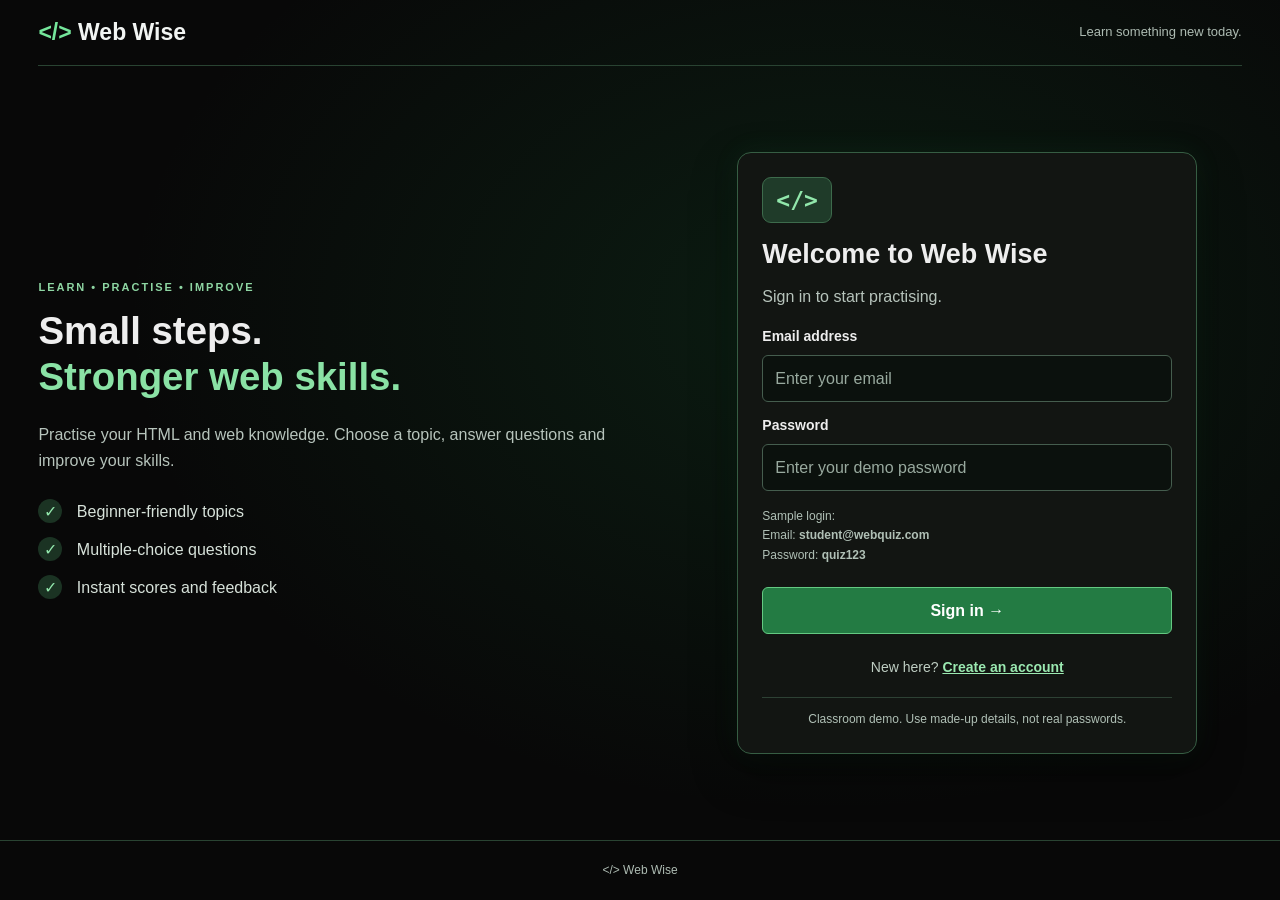
<file: index.html>
<!DOCTYPE html>
<html lang="en" class="quiz-page">
<head>
  <meta charset="UTF-8">
  <meta name="viewport" content="width=device-width, initial-scale=1.0">

  <title>Web Wise</title>

  <link rel="stylesheet" href="style.css">
  <script src="auth.js" defer></script>
  <script src="script.js" defer></script>
</head>

<body id="top">

  <!-- Header -->
  <header class="site-header">
    <a class="logo" href="#top">&lt;/&gt; Web Wise</a>

    <nav aria-label="Main navigation">
      <a href="#topics">Topics</a>
      <a href="#how-to-play">How to play</a>
      <button id="signout-btn" class="secondary" type="button">
  Sign out
</button>
    </nav>
  </header>

  <main>

    <!-- Introduction -->
    <section class="intro">
      <p class="eyebrow">LEARN • PRACTISE • IMPROVE</p>

      <h1>Web Wise</h1>

      <p>
        A little practice goes a long way. Test what you know
        about HTML and the web, one topic at a time.
      </p>

      <a class="button" href="#topics">Choose a topic ↓</a>

      <p class="quiz-facts">
         16 topics / 80 questions / Beginner friendly
      </p>

    <!-- Instructions -->
    <section id="how-to-play" class="instructions">
      <h2>How to play</h2>

      <ol>
        <li>Choose a topic below.</li>
        <li>Answer its five questions.</li>
        <li>Check your score and review the answers.</li>
      </ol>
    </section>

    <!-- Quiz topics -->
    <section id="topics">
      <p class="eyebrow">YOUR PRACTICE STARTS HERE</p>

      <h2>Pick a topic</h2>

      <p class="muted">
        Open any topic to start. There is no timer, so take your time.
      </p>

      <div class="topic-grid">

        <!--
          data-answer stores the correct option:
          0 = first, 1 = second, 2 = third, 3 = fourth.
        -->

        <!-- Topic 1 -->
        <details class="topic-card">
          <summary>
            <span class="topic-number">01</span>

            <span class="topic-title">
              Internet &amp; Web Basics
              <small>5 questions · Multiple choice</small>
            </span>

            <span class="open-icon" aria-hidden="true">+</span>
          </summary>

          <form class="quiz-form">
            <fieldset data-answer="0">
              <legend>1. What is the Internet?</legend>

              <label>
                <input type="radio" name="t1q1" value="0" required>
                <span>A global network of connected networks</span>
              </label>

              <label>
                <input type="radio" name="t1q1" value="1">
                <span>One large website</span>
              </label>

              <label>
                <input type="radio" name="t1q1" value="2">
                <span>A programming language</span>
              </label>

              <label>
                <input type="radio" name="t1q1" value="3">
                <span>A web browser</span>
              </label>

              <p class="answer-note" hidden></p>
            </fieldset>

            <fieldset data-answer="1">
              <legend>2. What is the World Wide Web?</legend>

              <label>
                <input type="radio" name="t1q2" value="0" required>
                <span>Another name for every computer</span>
              </label>

              <label>
                <input type="radio" name="t1q2" value="1">
                <span>A service that uses the Internet to access linked resources</span>
              </label>

              <label>
                <input type="radio" name="t1q2" value="2">
                <span>A type of keyboard</span>
              </label>

              <label>
                <input type="radio" name="t1q2" value="3">
                <span>An operating system</span>
              </label>

              <p class="answer-note" hidden></p>
            </fieldset>

            <fieldset data-answer="2">
              <legend>3. Which application is commonly used to open websites?</legend>

              <label>
                <input type="radio" name="t1q3" value="0" required>
                <span>Compiler</span>
              </label>

              <label>
                <input type="radio" name="t1q3" value="1">
                <span>Calculator</span>
              </label>

              <label>
                <input type="radio" name="t1q3" value="2">
                <span>Web browser</span>
              </label>

              <label>
                <input type="radio" name="t1q3" value="3">
                <span>File compressor</span>
              </label>

              <p class="answer-note" hidden></p>
            </fieldset>

            <fieldset data-answer="3">
              <legend>4. In a client-server model, what does a client usually do first?</legend>

              <label>
                <input type="radio" name="t1q4" value="0" required>
                <span>Create a domain name</span>
              </label>

              <label>
                <input type="radio" name="t1q4" value="1">
                <span>Turn off the server</span>
              </label>

              <label>
                <input type="radio" name="t1q4" value="2">
                <span>Write the server's code</span>
              </label>

              <label>
                <input type="radio" name="t1q4" value="3">
                <span>Send a request for a resource</span>
              </label>

              <p class="answer-note" hidden></p>
            </fieldset>

            <fieldset data-answer="1">
              <legend>5. What does URL stand for?</legend>

              <label>
                <input type="radio" name="t1q5" value="0" required>
                <span>Universal Reading Link</span>
              </label>

              <label>
                <input type="radio" name="t1q5" value="1">
                <span>Uniform Resource Locator</span>
              </label>

              <label>
                <input type="radio" name="t1q5" value="2">
                <span>User Reference List</span>
              </label>

              <label>
                <input type="radio" name="t1q5" value="3">
                <span>United Routing Language</span>
              </label>

              <p class="answer-note" hidden></p>
            </fieldset>

            <div class="form-actions">
              <button type="submit">Check my score</button>
              <button type="reset" class="secondary">Try again</button>
            </div>

            <p class="result" role="status" aria-live="polite"></p>
          </form>
        </details>

        <!-- Topic 2 -->
        <details class="topic-card">
          <summary>
            <span class="topic-number">02</span>

            <span class="topic-title">
              HTML Document Structure
              <small>5 questions · Multiple choice</small>
            </span>

            <span class="open-icon" aria-hidden="true">+</span>
          </summary>

          <form class="quiz-form">
            <fieldset data-answer="2">
              <legend>1. What should the first line of a modern HTML document usually be?</legend>

              <label>
                <input type="radio" name="t2q1" value="0" required>
                <span>&lt;head&gt;</span>
              </label>

              <label>
                <input type="radio" name="t2q1" value="1">
                <span>&lt;body&gt;</span>
              </label>

              <label>
                <input type="radio" name="t2q1" value="2">
                <span>&lt;!DOCTYPE html&gt;</span>
              </label>

              <label>
                <input type="radio" name="t2q1" value="3">
                <span>&lt;title&gt;</span>
              </label>

              <p class="answer-note" hidden></p>
            </fieldset>

            <fieldset data-answer="0">
              <legend>2. Which element contains the page's main visible content?</legend>

              <label>
                <input type="radio" name="t2q2" value="0" required>
                <span>&lt;body&gt;</span>
              </label>

              <label>
                <input type="radio" name="t2q2" value="1">
                <span>&lt;head&gt;</span>
              </label>

              <label>
                <input type="radio" name="t2q2" value="2">
                <span>&lt;meta&gt;</span>
              </label>

              <label>
                <input type="radio" name="t2q2" value="3">
                <span>&lt;title&gt;</span>
              </label>

              <p class="answer-note" hidden></p>
            </fieldset>

            <fieldset data-answer="3">
              <legend>3. Which element sets the text shown in the browser tab?</legend>

              <label>
                <input type="radio" name="t2q3" value="0" required>
                <span>&lt;h1&gt;</span>
              </label>

              <label>
                <input type="radio" name="t2q3" value="1">
                <span>&lt;header&gt;</span>
              </label>

              <label>
                <input type="radio" name="t2q3" value="2">
                <span>&lt;caption&gt;</span>
              </label>

              <label>
                <input type="radio" name="t2q3" value="3">
                <span>&lt;title&gt;</span>
              </label>

              <p class="answer-note" hidden></p>
            </fieldset>

            <fieldset data-answer="1">
              <legend>4. Which element contains metadata and links to stylesheets?</legend>

              <label>
                <input type="radio" name="t2q4" value="0" required>
                <span>&lt;footer&gt;</span>
              </label>

              <label>
                <input type="radio" name="t2q4" value="1">
                <span>&lt;head&gt;</span>
              </label>

              <label>
                <input type="radio" name="t2q4" value="2">
                <span>&lt;main&gt;</span>
              </label>

              <label>
                <input type="radio" name="t2q4" value="3">
                <span>&lt;article&gt;</span>
              </label>

              <p class="answer-note" hidden></p>
            </fieldset>

            <fieldset data-answer="0">
              <legend>5. Which meta setting is commonly used for correct text encoding?</legend>

              <label>
                <input type="radio" name="t2q5" value="0" required>
                <span>&lt;meta charset="UTF-8"&gt;</span>
              </label>

              <label>
                <input type="radio" name="t2q5" value="1">
                <span>&lt;meta image="UTF-8"&gt;</span>
              </label>

              <label>
                <input type="radio" name="t2q5" value="2">
                <span>&lt;charset&gt;UTF-8&lt;/charset&gt;</span>
              </label>

              <label>
                <input type="radio" name="t2q5" value="3">
                <span>&lt;encoding&gt;UTF-8&lt;/encoding&gt;</span>
              </label>

              <p class="answer-note" hidden></p>
            </fieldset>

            <div class="form-actions">
              <button type="submit">Check my score</button>
              <button type="reset" class="secondary">Try again</button>
            </div>

            <p class="result" role="status" aria-live="polite"></p>
          </form>
        </details>

        <!-- Topic 3 -->
        <details class="topic-card">
          <summary>
            <span class="topic-number">03</span>

            <span class="topic-title">
              Elements &amp; Attributes
              <small>5 questions · Multiple choice</small>
            </span>

            <span class="open-icon" aria-hidden="true">+</span>
          </summary>

          <form class="quiz-form">
            <fieldset data-answer="1">
              <legend>1. What is an HTML element commonly made from?</legend>

              <label>
                <input type="radio" name="t3q1" value="0" required>
                <span>Only a CSS rule</span>
              </label>

              <label>
                <input type="radio" name="t3q1" value="1">
                <span>A tag and its content, where applicable</span>
              </label>

              <label>
                <input type="radio" name="t3q1" value="2">
                <span>Only a file name</span>
              </label>

              <label>
                <input type="radio" name="t3q1" value="3">
                <span>A database table</span>
              </label>

              <p class="answer-note" hidden></p>
            </fieldset>

            <fieldset data-answer="2">
              <legend>2. What does the href attribute specify on an anchor element?</legend>

              <label>
                <input type="radio" name="t3q2" value="0" required>
                <span>Text size</span>
              </label>

              <label>
                <input type="radio" name="t3q2" value="1">
                <span>Image alternative text</span>
              </label>

              <label>
                <input type="radio" name="t3q2" value="2">
                <span>The link destination</span>
              </label>

              <label>
                <input type="radio" name="t3q2" value="3">
                <span>The page language</span>
              </label>

              <p class="answer-note" hidden></p>
            </fieldset>

            <fieldset data-answer="3">
              <legend>3. Which attribute should be unique for one element on a page?</legend>

              <label>
                <input type="radio" name="t3q3" value="0" required>
                <span>class</span>
              </label>

              <label>
                <input type="radio" name="t3q3" value="1">
                <span>style</span>
              </label>

              <label>
                <input type="radio" name="t3q3" value="2">
                <span>title</span>
              </label>

              <label>
                <input type="radio" name="t3q3" value="3">
                <span>id</span>
              </label>

              <p class="answer-note" hidden></p>
            </fieldset>

            <fieldset data-answer="0">
              <legend>4. Which attribute can be shared by several elements for styling?</legend>

              <label>
                <input type="radio" name="t3q4" value="0" required>
                <span>class</span>
              </label>

              <label>
                <input type="radio" name="t3q4" value="1">
                <span>doctype</span>
              </label>

              <label>
                <input type="radio" name="t3q4" value="2">
                <span>charset</span>
              </label>

              <label>
                <input type="radio" name="t3q4" value="3">
                <span>alt</span>
              </label>

              <p class="answer-note" hidden></p>
            </fieldset>

            <fieldset data-answer="1">
              <legend>5. Which is a valid example of a boolean HTML attribute?</legend>

              <label>
                <input type="radio" name="t3q5" value="0" required>
                <span>href="false"</span>
              </label>

              <label>
                <input type="radio" name="t3q5" value="1">
                <span>disabled</span>
              </label>

              <label>
                <input type="radio" name="t3q5" value="2">
                <span>color="none"</span>
              </label>

              <label>
                <input type="radio" name="t3q5" value="3">
                <span>id="true"</span>
              </label>

              <p class="answer-note" hidden></p>
            </fieldset>

            <div class="form-actions">
              <button type="submit">Check my score</button>
              <button type="reset" class="secondary">Try again</button>
            </div>

            <p class="result" role="status" aria-live="polite"></p>
          </form>
        </details>

        <!-- Topic 4 -->
        <details class="topic-card">
          <summary>
            <span class="topic-number">04</span>

            <span class="topic-title">
              Text &amp; Headings
              <small>5 questions · Multiple choice</small>
            </span>

            <span class="open-icon" aria-hidden="true">+</span>
          </summary>

          <form class="quiz-form">
            <fieldset data-answer="2">
              <legend>1. Which heading element represents the highest-level heading?</legend>

              <label>
                <input type="radio" name="t4q1" value="0" required>
                <span>&lt;h6&gt;</span>
              </label>

              <label>
                <input type="radio" name="t4q1" value="1">
                <span>&lt;heading&gt;</span>
              </label>

              <label>
                <input type="radio" name="t4q1" value="2">
                <span>&lt;h1&gt;</span>
              </label>

              <label>
                <input type="radio" name="t4q1" value="3">
                <span>&lt;head&gt;</span>
              </label>

              <p class="answer-note" hidden></p>
            </fieldset>

            <fieldset data-answer="0">
              <legend>2. Which element marks text as strongly important?</legend>

              <label>
                <input type="radio" name="t4q2" value="0" required>
                <span>&lt;strong&gt;</span>
              </label>

              <label>
                <input type="radio" name="t4q2" value="1">
                <span>&lt;big&gt;</span>
              </label>

              <label>
                <input type="radio" name="t4q2" value="2">
                <span>&lt;bold&gt;</span>
              </label>

              <label>
                <input type="radio" name="t4q2" value="3">
                <span>&lt;marking&gt;</span>
              </label>

              <p class="answer-note" hidden></p>
            </fieldset>

            <fieldset data-answer="0">
              <legend>3. Which element gives text emphasis, often displayed in italics?</legend>

              <label>
                <input type="radio" name="t4q3" value="0" required>
                <span>&lt;em&gt;</span>
              </label>

              <label>
                <input type="radio" name="t4q3" value="1">
                <span>&lt;italicize&gt;</span>
              </label>

              <label>
                <input type="radio" name="t4q3" value="2">
                <span>&lt;i-text&gt;</span>
              </label>

              <label>
                <input type="radio" name="t4q3" value="3">
                <span>&lt;stress&gt;</span>
              </label>

              <p class="answer-note" hidden></p>
            </fieldset>

            <fieldset data-answer="2">
              <legend>4. Which element creates a paragraph?</legend>

              <label>
                <input type="radio" name="t4q4" value="0" required>
                <span>&lt;para&gt;</span>
              </label>

              <label>
                <input type="radio" name="t4q4" value="1">
                <span>&lt;text&gt;</span>
              </label>

              <label>
                <input type="radio" name="t4q4" value="2">
                <span>&lt;p&gt;</span>
              </label>

              <label>
                <input type="radio" name="t4q4" value="3">
                <span>&lt;pg&gt;</span>
              </label>

              <p class="answer-note" hidden></p>
            </fieldset>

            <fieldset data-answer="1">
              <legend>5. Which element represents a thematic break between content?</legend>

              <label>
                <input type="radio" name="t4q5" value="0" required>
                <span>&lt;breakline&gt;</span>
              </label>

              <label>
                <input type="radio" name="t4q5" value="1">
                <span>&lt;hr&gt;</span>
              </label>

              <label>
                <input type="radio" name="t4q5" value="2">
                <span>&lt;line&gt;</span>
              </label>

              <label>
                <input type="radio" name="t4q5" value="3">
                <span>&lt;separator&gt;</span>
              </label>

              <p class="answer-note" hidden></p>
            </fieldset>

            <div class="form-actions">
              <button type="submit">Check my score</button>
              <button type="reset" class="secondary">Try again</button>
            </div>

            <p class="result" role="status" aria-live="polite"></p>
          </form>
        </details>

        <!-- Topic 5 -->
        <details class="topic-card">
          <summary>
            <span class="topic-number">05</span>

            <span class="topic-title">
              Lists &amp; Links
              <small>5 questions · Multiple choice</small>
            </span>

            <span class="open-icon" aria-hidden="true">+</span>
          </summary>

          <form class="quiz-form">
            <fieldset data-answer="3">
              <legend>1. Which element creates a numbered list?</legend>

              <label>
                <input type="radio" name="t5q1" value="0" required>
                <span>&lt;ul&gt;</span>
              </label>

              <label>
                <input type="radio" name="t5q1" value="1">
                <span>&lt;li&gt;</span>
              </label>

              <label>
                <input type="radio" name="t5q1" value="2">
                <span>&lt;dl&gt;</span>
              </label>

              <label>
                <input type="radio" name="t5q1" value="3">
                <span>&lt;ol&gt;</span>
              </label>

              <p class="answer-note" hidden></p>
            </fieldset>

            <fieldset data-answer="0">
              <legend>2. Which element creates a bulleted list by default?</legend>

              <label>
                <input type="radio" name="t5q2" value="0" required>
                <span>&lt;ul&gt;</span>
              </label>

              <label>
                <input type="radio" name="t5q2" value="1">
                <span>&lt;ol&gt;</span>
              </label>

              <label>
                <input type="radio" name="t5q2" value="2">
                <span>&lt;list&gt;</span>
              </label>

              <label>
                <input type="radio" name="t5q2" value="3">
                <span>&lt;li&gt;</span>
              </label>

              <p class="answer-note" hidden></p>
            </fieldset>

            <fieldset data-answer="1">
              <legend>3. Which element marks an item inside an ordered or unordered list?</legend>

              <label>
                <input type="radio" name="t5q3" value="0" required>
                <span>&lt;item&gt;</span>
              </label>

              <label>
                <input type="radio" name="t5q3" value="1">
                <span>&lt;li&gt;</span>
              </label>

              <label>
                <input type="radio" name="t5q3" value="2">
                <span>&lt;list-item&gt;</span>
              </label>

              <label>
                <input type="radio" name="t5q3" value="3">
                <span>&lt;dt&gt;</span>
              </label>

              <p class="answer-note" hidden></p>
            </fieldset>

            <fieldset data-answer="2">
              <legend>4. Which element creates a hyperlink?</legend>

              <label>
                <input type="radio" name="t5q4" value="0" required>
                <span>&lt;linkto&gt;</span>
              </label>

              <label>
                <input type="radio" name="t5q4" value="1">
                <span>&lt;href&gt;</span>
              </label>

              <label>
                <input type="radio" name="t5q4" value="2">
                <span>&lt;a&gt;</span>
              </label>

              <label>
                <input type="radio" name="t5q4" value="3">
                <span>&lt;url&gt;</span>
              </label>

              <p class="answer-note" hidden></p>
            </fieldset>

            <fieldset data-answer="3">
              <legend>5. Which attribute provides alternative text for an image?</legend>

              <label>
                <input type="radio" name="t5q5" value="0" required>
                <span>src</span>
              </label>

              <label>
                <input type="radio" name="t5q5" value="1">
                <span>href</span>
              </label>

              <label>
                <input type="radio" name="t5q5" value="2">
                <span>title</span>
              </label>

              <label>
                <input type="radio" name="t5q5" value="3">
                <span>alt</span>
              </label>

              <p class="answer-note" hidden></p>
            </fieldset>

            <div class="form-actions">
              <button type="submit">Check my score</button>
              <button type="reset" class="secondary">Try again</button>
            </div>

            <p class="result" role="status" aria-live="polite"></p>
          </form>
        </details>

        <!-- Topic 6 -->
        <details class="topic-card">
          <summary>
            <span class="topic-number">06</span>

            <span class="topic-title">
              Images &amp; Multimedia
              <small>5 questions · Multiple choice</small>
            </span>

            <span class="open-icon" aria-hidden="true">+</span>
          </summary>

          <form class="quiz-form">
            <fieldset data-answer="0">
              <legend>1. Which attribute tells an image element where its image file is?</legend>

              <label>
                <input type="radio" name="t6q1" value="0" required>
                <span>src</span>
              </label>

              <label>
                <input type="radio" name="t6q1" value="1">
                <span>href</span>
              </label>

              <label>
                <input type="radio" name="t6q1" value="2">
                <span>source-text</span>
              </label>

              <label>
                <input type="radio" name="t6q1" value="3">
                <span>link</span>
              </label>

              <p class="answer-note" hidden></p>
            </fieldset>

            <fieldset data-answer="2">
              <legend>2. Which element is designed to play video in HTML?</legend>

              <label>
                <input type="radio" name="t6q2" value="0" required>
                <span>&lt;movie&gt;</span>
              </label>

              <label>
                <input type="radio" name="t6q2" value="1">
                <span>&lt;media&gt;</span>
              </label>

              <label>
                <input type="radio" name="t6q2" value="2">
                <span>&lt;video&gt;</span>
              </label>

              <label>
                <input type="radio" name="t6q2" value="3">
                <span>&lt;play&gt;</span>
              </label>

              <p class="answer-note" hidden></p>
            </fieldset>

            <fieldset data-answer="1">
              <legend>3. Which element can play audio content?</legend>

              <label>
                <input type="radio" name="t6q3" value="0" required>
                <span>&lt;sound&gt;</span>
              </label>

              <label>
                <input type="radio" name="t6q3" value="1">
                <span>&lt;audio&gt;</span>
              </label>

              <label>
                <input type="radio" name="t6q3" value="2">
                <span>&lt;music&gt;</span>
              </label>

              <label>
                <input type="radio" name="t6q3" value="3">
                <span>&lt;mp3&gt;</span>
              </label>

              <p class="answer-note" hidden></p>
            </fieldset>

            <fieldset data-answer="3">
              <legend>4. What does the controls attribute add to audio or video?</legend>

              <label>
                <input type="radio" name="t6q4" value="0" required>
                <span>Automatic captions only</span>
              </label>

              <label>
                <input type="radio" name="t6q4" value="1">
                <span>A download folder</span>
              </label>

              <label>
                <input type="radio" name="t6q4" value="2">
                <span>A page title</span>
              </label>

              <label>
                <input type="radio" name="t6q4" value="3">
                <span>Built-in playback controls</span>
              </label>

              <p class="answer-note" hidden></p>
            </fieldset>

            <fieldset data-answer="0">
              <legend>5. Why should meaningful images have useful alt text?</legend>

              <label>
                <input type="radio" name="t6q5" value="0" required>
                <span>It improves accessibility when the image cannot be seen</span>
              </label>

              <label>
                <input type="radio" name="t6q5" value="1">
                <span>It guarantees the image loads faster</span>
              </label>

              <label>
                <input type="radio" name="t6q5" value="2">
                <span>It adds a border</span>
              </label>

              <label>
                <input type="radio" name="t6q5" value="3">
                <span>It changes the file format</span>
              </label>

              <p class="answer-note" hidden></p>
            </fieldset>

            <div class="form-actions">
              <button type="submit">Check my score</button>
              <button type="reset" class="secondary">Try again</button>
            </div>

            <p class="result" role="status" aria-live="polite"></p>
          </form>
        </details>

        <!-- Topic 7 -->
        <details class="topic-card">
          <summary>
            <span class="topic-number">07</span>

            <span class="topic-title">
              Semantic HTML &amp; Layout
              <small>5 questions · Multiple choice</small>
            </span>

            <span class="open-icon" aria-hidden="true">+</span>
          </summary>

          <form class="quiz-form">
            <fieldset data-answer="1">
              <legend>1. What is a key benefit of semantic HTML?</legend>

              <label>
                <input type="radio" name="t7q1" value="0" required>
                <span>It automatically writes JavaScript</span>
              </label>

              <label>
                <input type="radio" name="t7q1" value="1">
                <span>It gives content meaningful structure</span>
              </label>

              <label>
                <input type="radio" name="t7q1" value="2">
                <span>It removes the need for CSS</span>
              </label>

              <label>
                <input type="radio" name="t7q1" value="3">
                <span>It guarantees a top search ranking</span>
              </label>

              <p class="answer-note" hidden></p>
            </fieldset>

            <fieldset data-answer="2">
              <legend>2. Which element should contain the dominant unique content of a page?</legend>

              <label>
                <input type="radio" name="t7q2" value="0" required>
                <span>&lt;aside&gt;</span>
              </label>

              <label>
                <input type="radio" name="t7q2" value="1">
                <span>&lt;footer&gt;</span>
              </label>

              <label>
                <input type="radio" name="t7q2" value="2">
                <span>&lt;main&gt;</span>
              </label>

              <label>
                <input type="radio" name="t7q2" value="3">
                <span>&lt;small&gt;</span>
              </label>

              <p class="answer-note" hidden></p>
            </fieldset>

            <fieldset data-answer="0">
              <legend>3. Which element is suitable for introductory content or navigation aids?</legend>

              <label>
                <input type="radio" name="t7q3" value="0" required>
                <span>&lt;header&gt;</span>
              </label>

              <label>
                <input type="radio" name="t7q3" value="1">
                <span>&lt;strong&gt;</span>
              </label>

              <label>
                <input type="radio" name="t7q3" value="2">
                <span>&lt;data&gt;</span>
              </label>

              <label>
                <input type="radio" name="t7q3" value="3">
                <span>&lt;br&gt;</span>
              </label>

              <p class="answer-note" hidden></p>
            </fieldset>

            <fieldset data-answer="3">
              <legend>4. Which element is suitable for a self-contained blog post?</legend>

              <label>
                <input type="radio" name="t7q4" value="0" required>
                <span>&lt;span&gt;</span>
              </label>

              <label>
                <input type="radio" name="t7q4" value="1">
                <span>&lt;input&gt;</span>
              </label>

              <label>
                <input type="radio" name="t7q4" value="2">
                <span>&lt;label&gt;</span>
              </label>

              <label>
                <input type="radio" name="t7q4" value="3">
                <span>&lt;article&gt;</span>
              </label>

              <p class="answer-note" hidden></p>
            </fieldset>

            <fieldset data-answer="1">
              <legend>5. Which element is appropriate for related but secondary content, such as a sidebar?</legend>

              <label>
                <input type="radio" name="t7q5" value="0" required>
                <span>&lt;main&gt;</span>
              </label>

              <label>
                <input type="radio" name="t7q5" value="1">
                <span>&lt;aside&gt;</span>
              </label>

              <label>
                <input type="radio" name="t7q5" value="2">
                <span>&lt;title&gt;</span>
              </label>

              <label>
                <input type="radio" name="t7q5" value="3">
                <span>&lt;time&gt;</span>
              </label>

              <p class="answer-note" hidden></p>
            </fieldset>

            <div class="form-actions">
              <button type="submit">Check my score</button>
              <button type="reset" class="secondary">Try again</button>
            </div>

            <p class="result" role="status" aria-live="polite"></p>
          </form>
        </details>

        <!-- Topic 8 -->
        <details class="topic-card">
          <summary>
            <span class="topic-number">08</span>

            <span class="topic-title">
              Forms &amp; Inputs
              <small>5 questions · Multiple choice</small>
            </span>

            <span class="open-icon" aria-hidden="true">+</span>
          </summary>

          <form class="quiz-form">
            <fieldset data-answer="0">
              <legend>1. Which element groups controls that submit information?</legend>

              <label>
                <input type="radio" name="t8q1" value="0" required>
                <span>&lt;form&gt;</span>
              </label>

              <label>
                <input type="radio" name="t8q1" value="1">
                <span>&lt;fieldset-only&gt;</span>
              </label>

              <label>
                <input type="radio" name="t8q1" value="2">
                <span>&lt;input-group&gt;</span>
              </label>

              <label>
                <input type="radio" name="t8q1" value="3">
                <span>&lt;data&gt;</span>
              </label>

              <p class="answer-note" hidden></p>
            </fieldset>

            <fieldset data-answer="2">
              <legend>2. Which input type is intended for email addresses?</legend>

              <label>
                <input type="radio" name="t8q2" value="0" required>
                <span>type="mailbox"</span>
              </label>

              <label>
                <input type="radio" name="t8q2" value="1">
                <span>type="text-email"</span>
              </label>

              <label>
                <input type="radio" name="t8q2" value="2">
                <span>type="email"</span>
              </label>

              <label>
                <input type="radio" name="t8q2" value="3">
                <span>type="address"</span>
              </label>

              <p class="answer-note" hidden></p>
            </fieldset>

            <fieldset data-answer="1">
              <legend>3. Which attribute makes a form field mandatory in browser validation?</legend>

              <label>
                <input type="radio" name="t8q3" value="0" required>
                <span>important</span>
              </label>

              <label>
                <input type="radio" name="t8q3" value="1">
                <span>required</span>
              </label>

              <label>
                <input type="radio" name="t8q3" value="2">
                <span>mustfill</span>
              </label>

              <label>
                <input type="radio" name="t8q3" value="3">
                <span>validate</span>
              </label>

              <p class="answer-note" hidden></p>
            </fieldset>

            <fieldset data-answer="3">
              <legend>4. How is a label associated with an input whose id is username?</legend>

              <label>
                <input type="radio" name="t8q4" value="0" required>
                <span>&lt;label name="username"&gt;</span>
              </label>

              <label>
                <input type="radio" name="t8q4" value="1">
                <span>&lt;label id="username"&gt;</span>
              </label>

              <label>
                <input type="radio" name="t8q4" value="2">
                <span>&lt;label href="username"&gt;</span>
              </label>

              <label>
                <input type="radio" name="t8q4" value="3">
                <span>&lt;label for="username"&gt;</span>
              </label>

              <p class="answer-note" hidden></p>
            </fieldset>

            <fieldset data-answer="2">
              <legend>5. Why is placeholder text not a replacement for a proper label?</legend>

              <label>
                <input type="radio" name="t8q5" value="0" required>
                <span>It always changes the input value</span>
              </label>

              <label>
                <input type="radio" name="t8q5" value="1">
                <span>It cannot be displayed in a browser</span>
              </label>

              <label>
                <input type="radio" name="t8q5" value="2">
                <span>It may disappear and may not provide a persistent accessible label</span>
              </label>

              <label>
                <input type="radio" name="t8q5" value="3">
                <span>It prevents typing</span>
              </label>

              <p class="answer-note" hidden></p>
            </fieldset>

            <div class="form-actions">
              <button type="submit">Check my score</button>
              <button type="reset" class="secondary">Try again</button>
            </div>

            <p class="result" role="status" aria-live="polite"></p>
          </form>
        </details>

        <!-- Topic 9 -->
        <details class="topic-card">
          <summary>
            <span class="topic-number">09</span>

            <span class="topic-title">
              Tables &amp; Data
              <small>5 questions · Multiple choice</small>
            </span>

            <span class="open-icon" aria-hidden="true">+</span>
          </summary>

          <form class="quiz-form">
            <fieldset data-answer="0">
              <legend>1. Which element starts an HTML table?</legend>

              <label>
                <input type="radio" name="t9q1" value="0" required>
                <span>&lt;table&gt;</span>
              </label>

              <label>
                <input type="radio" name="t9q1" value="1">
                <span>&lt;tab&gt;</span>
              </label>

              <label>
                <input type="radio" name="t9q1" value="2">
                <span>&lt;grid&gt;</span>
              </label>

              <label>
                <input type="radio" name="t9q1" value="3">
                <span>&lt;tbody-only&gt;</span>
              </label>

              <p class="answer-note" hidden></p>
            </fieldset>

            <fieldset data-answer="1">
              <legend>2. Which element represents a table row?</legend>

              <label>
                <input type="radio" name="t9q2" value="0" required>
                <span>&lt;td&gt;</span>
              </label>

              <label>
                <input type="radio" name="t9q2" value="1">
                <span>&lt;tr&gt;</span>
              </label>

              <label>
                <input type="radio" name="t9q2" value="2">
                <span>&lt;th&gt;</span>
              </label>

              <label>
                <input type="radio" name="t9q2" value="3">
                <span>&lt;row&gt;</span>
              </label>

              <p class="answer-note" hidden></p>
            </fieldset>

            <fieldset data-answer="2">
              <legend>3. Which element is typically used for a table header cell?</legend>

              <label>
                <input type="radio" name="t9q3" value="0" required>
                <span>&lt;theadcell&gt;</span>
              </label>

              <label>
                <input type="radio" name="t9q3" value="1">
                <span>&lt;head&gt;</span>
              </label>

              <label>
                <input type="radio" name="t9q3" value="2">
                <span>&lt;th&gt;</span>
              </label>

              <label>
                <input type="radio" name="t9q3" value="3">
                <span>&lt;caption&gt;</span>
              </label>

              <p class="answer-note" hidden></p>
            </fieldset>

            <fieldset data-answer="3">
              <legend>4. Which element contains a standard data cell?</legend>

              <label>
                <input type="radio" name="t9q4" value="0" required>
                <span>&lt;cell&gt;</span>
              </label>

              <label>
                <input type="radio" name="t9q4" value="1">
                <span>&lt;data-cell&gt;</span>
              </label>

              <label>
                <input type="radio" name="t9q4" value="2">
                <span>&lt;tc&gt;</span>
              </label>

              <label>
                <input type="radio" name="t9q4" value="3">
                <span>&lt;td&gt;</span>
              </label>

              <p class="answer-note" hidden></p>
            </fieldset>

            <fieldset data-answer="0">
              <legend>5. What is the purpose of the caption element in a table?</legend>

              <label>
                <input type="radio" name="t9q5" value="0" required>
                <span>To provide a table title or description</span>
              </label>

              <label>
                <input type="radio" name="t9q5" value="1">
                <span>To merge all cells</span>
              </label>

              <label>
                <input type="radio" name="t9q5" value="2">
                <span>To add a form</span>
              </label>

              <label>
                <input type="radio" name="t9q5" value="3">
                <span>To create a new row automatically</span>
              </label>

              <p class="answer-note" hidden></p>
            </fieldset>

            <div class="form-actions">
              <button type="submit">Check my score</button>
              <button type="reset" class="secondary">Try again</button>
            </div>

            <p class="result" role="status" aria-live="polite"></p>
          </form>
        </details>

        <!-- Topic 10 -->
        <details class="topic-card">
          <summary>
            <span class="topic-number">10</span>

            <span class="topic-title">
              Accessibility &amp; Responsive Basics
              <small>5 questions · Multiple choice</small>
            </span>

            <span class="open-icon" aria-hidden="true">+</span>
          </summary>

          <form class="quiz-form">
            <fieldset data-answer="1">
              <legend>1. What does WCAG stand for?</legend>

              <label>
                <input type="radio" name="t10q1" value="0" required>
                <span>Web Coding And Graphics</span>
              </label>

              <label>
                <input type="radio" name="t10q1" value="1">
                <span>Web Content Accessibility Guidelines</span>
              </label>

              <label>
                <input type="radio" name="t10q1" value="2">
                <span>World Computer Access Group</span>
              </label>

              <label>
                <input type="radio" name="t10q1" value="3">
                <span>Website Controls And Grid</span>
              </label>

              <p class="answer-note" hidden></p>
            </fieldset>

            <fieldset data-answer="2">
              <legend>2. Which meta tag setting helps a page adapt to mobile screen width?</legend>

              <label>
                <input type="radio" name="t10q2" value="0" required>
                <span>&lt;meta mobile="yes"&gt;</span>
              </label>

              <label>
                <input type="radio" name="t10q2" value="1">
                <span>&lt;meta screen="auto"&gt;</span>
              </label>

              <label>
                <input type="radio" name="t10q2" value="2">
                <span>&lt;meta name="viewport" content="width=device-width, initial-scale=1.0"&gt;</span>
              </label>

              <label>
                <input type="radio" name="t10q2" value="3">
                <span>&lt;meta device="responsive"&gt;</span>
              </label>

              <p class="answer-note" hidden></p>
            </fieldset>

            <fieldset data-answer="3">
              <legend>3. Which practice helps people navigate a website without a mouse?</legend>

              <label>
                <input type="radio" name="t10q3" value="0" required>
                <span>Removing focus indicators</span>
              </label>

              <label>
                <input type="radio" name="t10q3" value="1">
                <span>Using only hover actions</span>
              </label>

              <label>
                <input type="radio" name="t10q3" value="2">
                <span>Making every control a picture</span>
              </label>

              <label>
                <input type="radio" name="t10q3" value="3">
                <span>Supporting keyboard navigation</span>
              </label>

              <p class="answer-note" hidden></p>
            </fieldset>

            <fieldset data-answer="0">
              <legend>4. What is CSS mainly used for?</legend>

              <label>
                <input type="radio" name="t10q4" value="0" required>
                <span>Styling and layout</span>
              </label>

              <label>
                <input type="radio" name="t10q4" value="1">
                <span>Storing website passwords</span>
              </label>

              <label>
                <input type="radio" name="t10q4" value="2">
                <span>Replacing the HTML document</span>
              </label>

              <label>
                <input type="radio" name="t10q4" value="3">
                <span>Sending email messages</span>
              </label>

              <p class="answer-note" hidden></p>
            </fieldset>

            <fieldset data-answer="1">
              <legend>5. What is JavaScript commonly used to add to a web page?</legend>

              <label>
                <input type="radio" name="t10q5" value="0" required>
                <span>The domain registration</span>
              </label>

              <label>
                <input type="radio" name="t10q5" value="1">
                <span>Interactivity and dynamic behavior</span>
              </label>

              <label>
                <input type="radio" name="t10q5" value="2">
                <span>The HTML doctype</span>
              </label>

              <label>
                <input type="radio" name="t10q5" value="3">
                <span>The monitor resolution</span>
              </label>

              <p class="answer-note" hidden></p>
            </fieldset>

            <div class="form-actions">
              <button type="submit">Check my score</button>
              <button type="reset" class="secondary">Try again</button>
            </div>

            <p class="result" role="status" aria-live="polite"></p>
          </form>
        </details>

      </div>
    

    <noscript>
      <p class="instructions">
        You can read and answer the questions without JavaScript.
        Enable JavaScript to check your score.
      </p>
    </noscript>
    <section id="html-css-topics" class="more-topics">

      <p class="eyebrow">BUILD YOUR BASICS</p>
      <h2>More beginner HTML &amp; CSS topics</h2>
      <p class="muted">
        Practise the building blocks of a web page and its design.
      </p>

      <div class="topic-grid">

      <!-- Topic 11 -->
      <details class="topic-card" id="html-comments-entities">

        <summary>
          <span class="topic-number">11</span>
          <span class="topic-title">
            HTML Comments &amp; Special Characters
            <small>5 questions · Multiple choice</small>
          </span>
          <span class="open-icon" aria-hidden="true">+</span>
        </summary>

        <form class="quiz-form">

          <fieldset data-answer="0">
            <legend>1. Which is the correct way to write an HTML comment?</legend>
            <label><input type="radio" name="t11q1" value="0" required> <span>&lt;!-- A comment --&gt;</span></label>
            <label><input type="radio" name="t11q1" value="1"> <span>// A comment</span></label>
            <label><input type="radio" name="t11q1" value="2"> <span>/* A comment */</span></label>
            <label><input type="radio" name="t11q1" value="3"> <span>&lt;comment&gt;A comment&lt;/comment&gt;</span></label>
            <p class="answer-note" hidden></p>
          </fieldset>

          <fieldset data-answer="1">
            <legend>2. How are HTML comments normally displayed?</legend>
            <label><input type="radio" name="t11q2" value="0" required> <span>As a heading</span></label>
            <label><input type="radio" name="t11q2" value="1"> <span>They are not displayed as page content</span></label>
            <label><input type="radio" name="t11q2" value="2"> <span>As a button</span></label>
            <label><input type="radio" name="t11q2" value="3"> <span>As a picture</span></label>
            <p class="answer-note" hidden></p>
          </fieldset>

          <fieldset data-answer="2">
            <legend>3. Which character reference displays a less-than sign?</legend>
            <label><input type="radio" name="t11q3" value="0" required> <span>&amp;gt;</span></label>
            <label><input type="radio" name="t11q3" value="1"> <span>&amp;amp;</span></label>
            <label><input type="radio" name="t11q3" value="2"> <span>&amp;lt;</span></label>
            <label><input type="radio" name="t11q3" value="3"> <span>&amp;copy;</span></label>
            <p class="answer-note" hidden></p>
          </fieldset>

          <fieldset data-answer="3">
            <legend>4. Which character reference displays an ampersand?</legend>
            <label><input type="radio" name="t11q4" value="0" required> <span>&amp;lt;</span></label>
            <label><input type="radio" name="t11q4" value="1"> <span>&amp;gt;</span></label>
            <label><input type="radio" name="t11q4" value="2"> <span>&amp;quot;</span></label>
            <label><input type="radio" name="t11q4" value="3"> <span>&amp;amp;</span></label>
            <p class="answer-note" hidden></p>
          </fieldset>

          <fieldset data-answer="0">
            <legend>5. Which character reference displays the copyright symbol?</legend>
            <label><input type="radio" name="t11q5" value="0" required> <span>&amp;copy;</span></label>
            <label><input type="radio" name="t11q5" value="1"> <span>&amp;space;</span></label>
            <label><input type="radio" name="t11q5" value="2"> <span>&amp;right;</span></label>
            <label><input type="radio" name="t11q5" value="3"> <span>&amp;copyrightsymbol;</span></label>
            <p class="answer-note" hidden></p>
          </fieldset>

          <div class="form-actions">
            <button type="submit">Check my score</button>
            <button type="reset" class="secondary">Try again</button>
          </div>

          <p class="result" role="status" aria-live="polite"></p>
        </form>
      </details>

      <!-- Topic 12 -->
      <details class="topic-card" id="html-containers-figures">

        <summary>
          <span class="topic-number">12</span>
          <span class="topic-title">
            HTML Containers &amp; Figures
            <small>5 questions · Multiple choice</small>
          </span>
          <span class="open-icon" aria-hidden="true">+</span>
        </summary>

        <form class="quiz-form">

          <fieldset data-answer="1">
            <legend>1. Which element is commonly used as a generic block-level container?</legend>
            <label><input type="radio" name="t12q1" value="0" required> <span>&lt;span&gt;</span></label>
            <label><input type="radio" name="t12q1" value="1"> <span>&lt;div&gt;</span></label>
            <label><input type="radio" name="t12q1" value="2"> <span>&lt;img&gt;</span></label>
            <label><input type="radio" name="t12q1" value="3"> <span>&lt;br&gt;</span></label>
            <p class="answer-note" hidden></p>
          </fieldset>

          <fieldset data-answer="2">
            <legend>2. Which element is a generic inline container for text?</legend>
            <label><input type="radio" name="t12q2" value="0" required> <span>&lt;table&gt;</span></label>
            <label><input type="radio" name="t12q2" value="1"> <span>&lt;main&gt;</span></label>
            <label><input type="radio" name="t12q2" value="2"> <span>&lt;span&gt;</span></label>
            <label><input type="radio" name="t12q2" value="3"> <span>&lt;section&gt;</span></label>
            <p class="answer-note" hidden></p>
          </fieldset>

          <fieldset data-answer="3">
            <legend>3. Which element can group an image with its caption?</legend>
            <label><input type="radio" name="t12q3" value="0" required> <span>&lt;input&gt;</span></label>
            <label><input type="radio" name="t12q3" value="1"> <span>&lt;title&gt;</span></label>
            <label><input type="radio" name="t12q3" value="2"> <span>&lt;meta&gt;</span></label>
            <label><input type="radio" name="t12q3" value="3"> <span>&lt;figure&gt;</span></label>
            <p class="answer-note" hidden></p>
          </fieldset>

          <fieldset data-answer="0">
            <legend>4. Which element provides a caption for a figure?</legend>
            <label><input type="radio" name="t12q4" value="0" required> <span>&lt;figcaption&gt;</span></label>
            <label><input type="radio" name="t12q4" value="1"> <span>&lt;captiontext&gt;</span></label>
            <label><input type="radio" name="t12q4" value="2"> <span>&lt;labelled-image&gt;</span></label>
            <label><input type="radio" name="t12q4" value="3"> <span>&lt;subtitle&gt;</span></label>
            <p class="answer-note" hidden></p>
          </fieldset>

          <fieldset data-answer="1">
            <legend>5. Which element groups related controls inside a form?</legend>
            <label><input type="radio" name="t12q5" value="0" required> <span>&lt;group&gt;</span></label>
            <label><input type="radio" name="t12q5" value="1"> <span>&lt;fieldset&gt;</span></label>
            <label><input type="radio" name="t12q5" value="2"> <span>&lt;figure&gt;</span></label>
            <label><input type="radio" name="t12q5" value="3"> <span>&lt;span&gt;</span></label>
            <p class="answer-note" hidden></p>
          </fieldset>

          <div class="form-actions">
            <button type="submit">Check my score</button>
            <button type="reset" class="secondary">Try again</button>
          </div>

          <p class="result" role="status" aria-live="polite"></p>
        </form>
      </details>

      <!-- Topic 13 -->
      <details class="topic-card" id="css-selectors-syntax">

        <summary>
          <span class="topic-number">13</span>
          <span class="topic-title">
            CSS Selectors &amp; Syntax
            <small>5 questions · Multiple choice</small>
          </span>
          <span class="open-icon" aria-hidden="true">+</span>
        </summary>

        <form class="quiz-form">

          <fieldset data-answer="2">
            <legend>1. What is the usual file extension for an external stylesheet?</legend>
            <label><input type="radio" name="t13q1" value="0" required> <span>.html</span></label>
            <label><input type="radio" name="t13q1" value="1"> <span>.js</span></label>
            <label><input type="radio" name="t13q1" value="2"> <span>.css</span></label>
            <label><input type="radio" name="t13q1" value="3"> <span>.jpg</span></label>
            <p class="answer-note" hidden></p>
          </fieldset>

          <fieldset data-answer="3">
            <legend>2. Which selector targets elements with class="card"?</legend>
            <label><input type="radio" name="t13q2" value="0" required> <span>#card</span></label>
            <label><input type="radio" name="t13q2" value="1"> <span>card()</span></label>
            <label><input type="radio" name="t13q2" value="2"> <span>&lt;card&gt;</span></label>
            <label><input type="radio" name="t13q2" value="3"> <span>.card</span></label>
            <p class="answer-note" hidden></p>
          </fieldset>

          <fieldset data-answer="0">
            <legend>3. Which selector targets the element with id="header"?</legend>
            <label><input type="radio" name="t13q3" value="0" required> <span>#header</span></label>
            <label><input type="radio" name="t13q3" value="1"> <span>.header</span></label>
            <label><input type="radio" name="t13q3" value="2"> <span>header()</span></label>
            <label><input type="radio" name="t13q3" value="3"> <span>*header</span></label>
            <p class="answer-note" hidden></p>
          </fieldset>

          <fieldset data-answer="1">
            <legend>4. Which is a correctly written CSS declaration?</legend>
            <label><input type="radio" name="t13q4" value="0" required> <span>color = red</span></label>
            <label><input type="radio" name="t13q4" value="1"> <span>color: red;</span></label>
            <label><input type="radio" name="t13q4" value="2"> <span>&lt;color&gt;red&lt;/color&gt;</span></label>
            <label><input type="radio" name="t13q4" value="3"> <span>red → color</span></label>
            <p class="answer-note" hidden></p>
          </fieldset>

          <fieldset data-answer="2">
            <legend>5. Which is the correct way to write a CSS comment?</legend>
            <label><input type="radio" name="t13q5" value="0" required> <span>&lt;!-- A comment --&gt;</span></label>
            <label><input type="radio" name="t13q5" value="1"> <span>// A comment</span></label>
            <label><input type="radio" name="t13q5" value="2"> <span>/* A comment */</span></label>
            <label><input type="radio" name="t13q5" value="3"> <span>&lt;comment&gt;A comment&lt;/comment&gt;</span></label>
            <p class="answer-note" hidden></p>
          </fieldset>

          <div class="form-actions">
            <button type="submit">Check my score</button>
            <button type="reset" class="secondary">Try again</button>
          </div>

          <p class="result" role="status" aria-live="polite"></p>
        </form>
      </details>

      <!-- Topic 14 -->
      <details class="topic-card" id="css-colours-text">

        <summary>
          <span class="topic-number">14</span>
          <span class="topic-title">
            CSS Colours &amp; Text
            <small>5 questions · Multiple choice</small>
          </span>
          <span class="open-icon" aria-hidden="true">+</span>
        </summary>

        <form class="quiz-form">

          <fieldset data-answer="3">
            <legend>1. Which CSS property changes the colour of text?</legend>
            <label><input type="radio" name="t14q1" value="0" required> <span>text-paint</span></label>
            <label><input type="radio" name="t14q1" value="1"> <span>font-background</span></label>
            <label><input type="radio" name="t14q1" value="2"> <span>text-style</span></label>
            <label><input type="radio" name="t14q1" value="3"> <span>color</span></label>
            <p class="answer-note" hidden></p>
          </fieldset>

          <fieldset data-answer="0">
            <legend>2. Which property changes an element's background colour?</legend>
            <label><input type="radio" name="t14q2" value="0" required> <span>background-color</span></label>
            <label><input type="radio" name="t14q2" value="1"> <span>text-color</span></label>
            <label><input type="radio" name="t14q2" value="2"> <span>font-color</span></label>
            <label><input type="radio" name="t14q2" value="3"> <span>page-paint</span></label>
            <p class="answer-note" hidden></p>
          </fieldset>

          <fieldset data-answer="1">
            <legend>3. Which CSS property changes the size of text?</legend>
            <label><input type="radio" name="t14q3" value="0" required> <span>text-weight</span></label>
            <label><input type="radio" name="t14q3" value="1"> <span>font-size</span></label>
            <label><input type="radio" name="t14q3" value="2"> <span>font-colour</span></label>
            <label><input type="radio" name="t14q3" value="3"> <span>word-width</span></label>
            <p class="answer-note" hidden></p>
          </fieldset>

          <fieldset data-answer="2">
            <legend>4. Which property selects a typeface such as Arial?</legend>
            <label><input type="radio" name="t14q4" value="0" required> <span>text-align</span></label>
            <label><input type="radio" name="t14q4" value="1"> <span>font-size</span></label>
            <label><input type="radio" name="t14q4" value="2"> <span>font-family</span></label>
            <label><input type="radio" name="t14q4" value="3"> <span>line-height</span></label>
            <p class="answer-note" hidden></p>
          </fieldset>

          <fieldset data-answer="3">
            <legend>5. Which declaration centres the text inside an element?</legend>
            <label><input type="radio" name="t14q5" value="0" required> <span>font-style: center;</span></label>
            <label><input type="radio" name="t14q5" value="1"> <span>position: center;</span></label>
            <label><input type="radio" name="t14q5" value="2"> <span>text-place: middle;</span></label>
            <label><input type="radio" name="t14q5" value="3"> <span>text-align: center;</span></label>
            <p class="answer-note" hidden></p>
          </fieldset>

          <div class="form-actions">
            <button type="submit">Check my score</button>
            <button type="reset" class="secondary">Try again</button>
          </div>

          <p class="result" role="status" aria-live="polite"></p>
        </form>
      </details>

      <!-- Topic 15 -->
      <details class="topic-card" id="css-box-model">

        <summary>
          <span class="topic-number">15</span>
          <span class="topic-title">
            CSS Box Model &amp; Spacing
            <small>5 questions · Multiple choice</small>
          </span>
          <span class="open-icon" aria-hidden="true">+</span>
        </summary>

        <form class="quiz-form">

          <fieldset data-answer="0">
            <legend>1. Which property adds space between content and its border?</legend>
            <label><input type="radio" name="t15q1" value="0" required> <span>padding</span></label>
            <label><input type="radio" name="t15q1" value="1"> <span>margin</span></label>
            <label><input type="radio" name="t15q1" value="2"> <span>outline</span></label>
            <label><input type="radio" name="t15q1" value="3"> <span>color</span></label>
            <p class="answer-note" hidden></p>
          </fieldset>

          <fieldset data-answer="1">
            <legend>2. Which property adds space outside an element's border?</legend>
            <label><input type="radio" name="t15q2" value="0" required> <span>padding</span></label>
            <label><input type="radio" name="t15q2" value="1"> <span>margin</span></label>
            <label><input type="radio" name="t15q2" value="2"> <span>font-size</span></label>
            <label><input type="radio" name="t15q2" value="3"> <span>background</span></label>
            <p class="answer-note" hidden></p>
          </fieldset>

          <fieldset data-answer="2">
            <legend>3. Which declaration adds a solid black border 1 pixel thick?</legend>
            <label><input type="radio" name="t15q3" value="0" required> <span>border: black only;</span></label>
            <label><input type="radio" name="t15q3" value="1"> <span>outline-color: solid;</span></label>
            <label><input type="radio" name="t15q3" value="2"> <span>border: 1px solid black;</span></label>
            <label><input type="radio" name="t15q3" value="3"> <span>line: black 1;</span></label>
            <p class="answer-note" hidden></p>
          </fieldset>

          <fieldset data-answer="3">
            <legend>4. Which CSS property sets an element's width?</legend>
            <label><input type="radio" name="t15q4" value="0" required> <span>height</span></label>
            <label><input type="radio" name="t15q4" value="1"> <span>font-size</span></label>
            <label><input type="radio" name="t15q4" value="2"> <span>line-height</span></label>
            <label><input type="radio" name="t15q4" value="3"> <span>width</span></label>
            <p class="answer-note" hidden></p>
          </fieldset>

          <fieldset data-answer="0">
            <legend>5. With box-sizing: border-box, what does the specified width include?</legend>
            <label><input type="radio" name="t15q5" value="0" required> <span>Content, padding and border</span></label>
            <label><input type="radio" name="t15q5" value="1"> <span>Only the text</span></label>
            <label><input type="radio" name="t15q5" value="2"> <span>Content and margins only</span></label>
            <label><input type="radio" name="t15q5" value="3"> <span>The entire browser window</span></label>
            <p class="answer-note" hidden></p>
          </fieldset>

          <div class="form-actions">
            <button type="submit">Check my score</button>
            <button type="reset" class="secondary">Try again</button>
          </div>

          <p class="result" role="status" aria-live="polite"></p>
        </form>
      </details>

      <!-- Topic 16 -->
      <details class="topic-card" id="css-layout-basics">

        <summary>
          <span class="topic-number">16</span>
          <span class="topic-title">
            CSS Layout &amp; Responsive Design
            <small>5 questions · Multiple choice</small>
          </span>
          <span class="open-icon" aria-hidden="true">+</span>
        </summary>

        <form class="quiz-form">

          <fieldset data-answer="1">
            <legend>1. Which declaration turns an element into a flex container?</legend>
            <label><input type="radio" name="t16q1" value="0" required> <span>position: flex;</span></label>
            <label><input type="radio" name="t16q1" value="1"> <span>display: flex;</span></label>
            <label><input type="radio" name="t16q1" value="2"> <span>layout: flex;</span></label>
            <label><input type="radio" name="t16q1" value="3"> <span>float: flex;</span></label>
            <p class="answer-note" hidden></p>
          </fieldset>

          <fieldset data-answer="2">
            <legend>2. Which declaration arranges flex items in a vertical column?</legend>
            <label><input type="radio" name="t16q2" value="0" required> <span>text-align: column;</span></label>
            <label><input type="radio" name="t16q2" value="1"> <span>display: vertical;</span></label>
            <label><input type="radio" name="t16q2" value="2"> <span>flex-direction: column;</span></label>
            <label><input type="radio" name="t16q2" value="3"> <span>position: column;</span></label>
            <p class="answer-note" hidden></p>
          </fieldset>

          <fieldset data-answer="3">
            <legend>3. Which declaration turns an element into a grid container?</legend>
            <label><input type="radio" name="t16q3" value="0" required> <span>position: grid;</span></label>
            <label><input type="radio" name="t16q3" value="1"> <span>layout: table;</span></label>
            <label><input type="radio" name="t16q3" value="2"> <span>float: grid;</span></label>
            <label><input type="radio" name="t16q3" value="3"> <span>display: grid;</span></label>
            <p class="answer-note" hidden></p>
          </fieldset>

          <fieldset data-answer="0">
            <legend>4. Which property adds spacing between grid or flex items?</legend>
            <label><input type="radio" name="t16q4" value="0" required> <span>gap</span></label>
            <label><input type="radio" name="t16q4" value="1"> <span>color</span></label>
            <label><input type="radio" name="t16q4" value="2"> <span>font-family</span></label>
            <label><input type="radio" name="t16q4" value="3"> <span>opacity</span></label>
            <p class="answer-note" hidden></p>
          </fieldset>

          <fieldset data-answer="1">
            <legend>5. Which CSS rule applies styles when the browser window meets a condition?</legend>
            <label><input type="radio" name="t16q5" value="0" required> <span>@font-face</span></label>
            <label><input type="radio" name="t16q5" value="1"> <span>@media</span></label>
            <label><input type="radio" name="t16q5" value="2"> <span>@import-only</span></label>
            <label><input type="radio" name="t16q5" value="3"> <span>@window-size</span></label>
            <p class="answer-note" hidden></p>
          </fieldset>

          <div class="form-actions">
            <button type="submit">Check my score</button>
            <button type="reset" class="secondary">Try again</button>
          </div>

          <p class="result" role="status" aria-live="polite"></p>
        </form>
      </details>

      </div>
    </section>
  </main>

 <footer class="site-footer">

  <div class="footer-content">

    <section>
      <h2 class="footer-logo">&lt;/&gt; Web Wise</h2>

      <p class="footer-text">
        Learn, practise and improve your web technology skills.
      </p>

      <p class="footer-text">
        A first-semester project built with HTML, CSS and JavaScript.
      </p>
    </section>

    <nav class="footer-links" aria-label="Footer quiz links">
      <h3>Explore</h3>

      <a href="index.html">Quiz topics</a>
      <a href="index.html#how-to-play">How to play</a>
    </nav>

    <nav class="footer-links" aria-label="Footer account links">
      <h3>Account</h3>

      <a href="login.html">Sign in</a>
      <a href="register.html">Register</a>
    </nav>

  </div>

  <p class="footer-bottom">
    &copy; 2026 Web Wise. Made for learning.
  </p>

</footer>

</body>
</html>
</file>
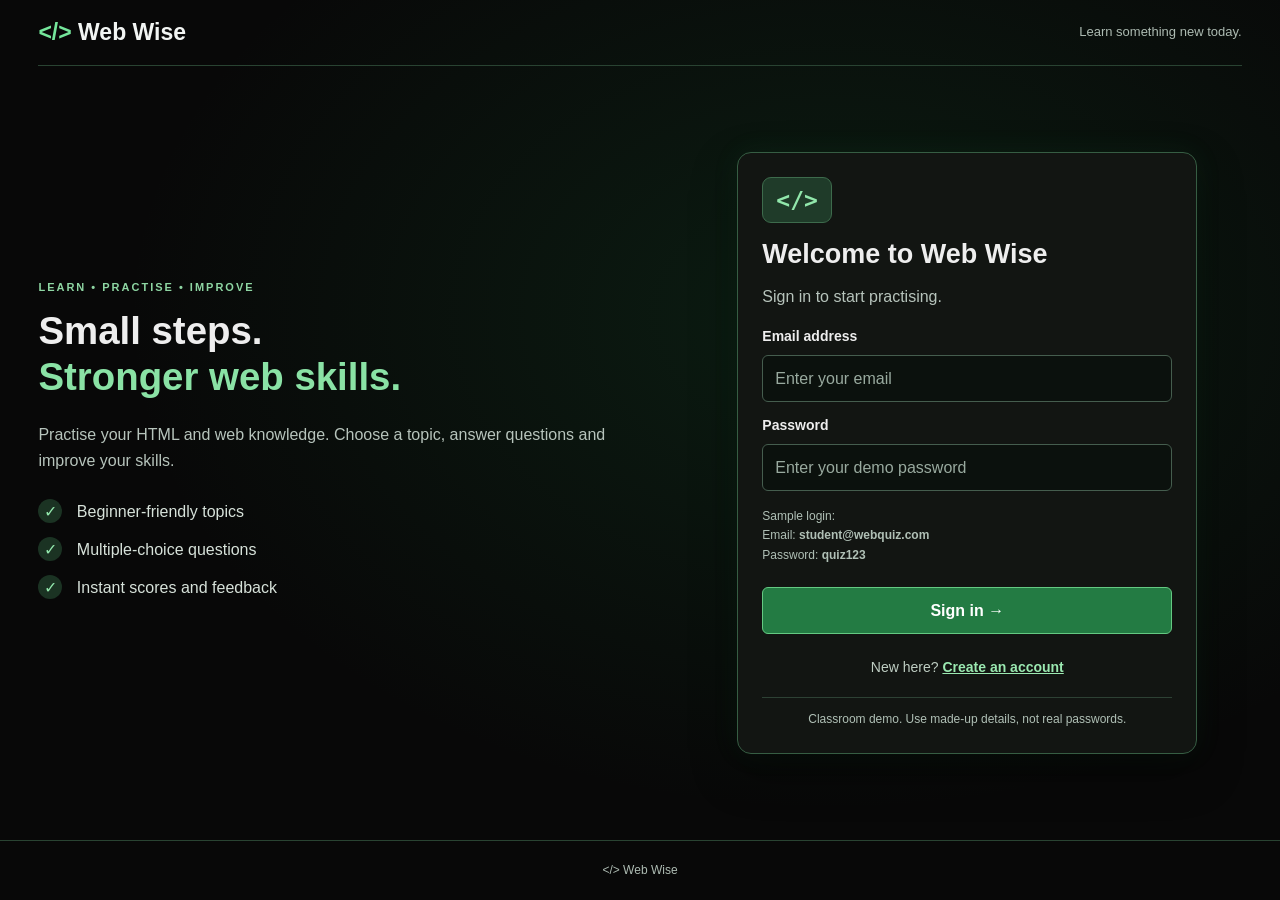
<file: login.html>
<!DOCTYPE html>
<html lang="en">
<head>
  <meta charset="UTF-8">
  <meta name="viewport" content="width=device-width, initial-scale=1.0">
  <title>Sign in | Web Wise</title>

  <link rel="stylesheet" href="auth.css">
  <script src="auth.js" defer></script>
</head>

<body class="signin-page">

  <header class="site-header">
    <a class="logo" href="login.html">
      <span class="logo-code">&lt;/&gt;</span> Web Wise
    </a>
    <span class="signin-header-note">Learn something new today.</span>
  </header>

  <main class="signin-layout">

    <section class="signin-intro">
      <p class="eyebrow">LEARN • PRACTISE • IMPROVE</p>

      <h1>
        Small steps.<br>
        <span>Stronger web skills.</span>
      </h1>

      <p>
        Practise your HTML and web knowledge.
        Choose a topic, answer questions and improve your skills.
      </p>

      <ul class="signin-features">
        <li><span aria-hidden="true">✓</span> Beginner-friendly topics</li>
        <li><span aria-hidden="true">✓</span> Multiple-choice questions</li>
        <li><span aria-hidden="true">✓</span> Instant scores and feedback</li>
      </ul>
    </section>

    <section class="signin-card" aria-labelledby="signin-heading">
      <div class="signin-icon" aria-hidden="true">&lt;/&gt;</div>

      <h2 id="signin-heading">Welcome to Web Wise</h2>
      <p class="muted">Sign in to start practising.</p>

      <p id="registration-success" class="auth-success"
         role="status" hidden>
        Registration complete! Sign in with your new details.
      </p>

      <form id="signin-form" class="signin-form">

        <label for="signin-email">Email address</label>
        <input
          type="email"
          id="signin-email"
          autocomplete="username"
          placeholder="Enter your email"
          required
        >

        <label for="signin-password">Password</label>
        <input
          type="password"
          id="signin-password"
          autocomplete="current-password"
          placeholder="Enter your demo password"
          required
        >

        <p class="signin-help">
          Sample login:<br>
          Email: <strong>student@webquiz.com</strong><br>
          Password: <strong>quiz123</strong>
        </p>

        <p id="signin-error" class="signin-error" role="alert"></p>

        <button type="submit">Sign in →</button>
      </form>

      <p class="auth-switch">
        New here? <a href="register.html">Create an account</a>
      </p>

      <p class="signin-card-footer">
        Classroom demo. Use made-up details, not real passwords.
      </p>

      <noscript>
        <p>Please enable JavaScript to use this demo.</p>
      </noscript>
    </section>

  </main>

  <footer>
    <p>&lt;/&gt; Web Wise</p>
  </footer>

</body>
</html>
</file>
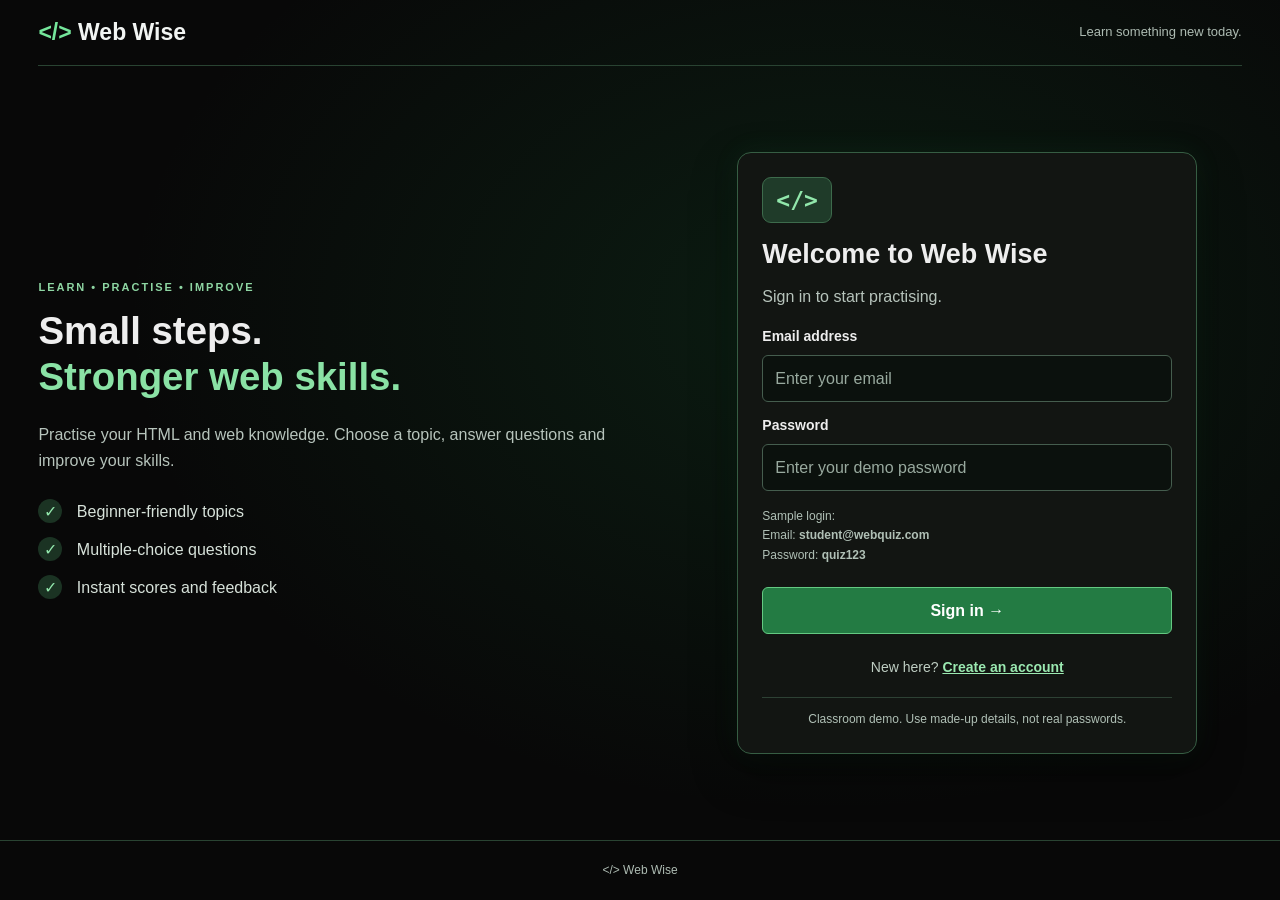
<file: quiz.html>
<!DOCTYPE html>
<html lang="en" class="quiz-page">
<head>
  <meta charset="UTF-8">
  <meta name="viewport" content="width=device-width, initial-scale=1.0">

  <title>Web Wise</title>

  <link rel="stylesheet" href="style.css">
  <script src="auth.js" defer></script>
  <script src="script.js" defer></script>
</head>

<body id="top">

  <!-- Header -->
  <header class="site-header">
    <a class="logo" href="#top">&lt;/&gt; Web Quiz</a>

    <nav aria-label="Main navigation">
      <a href="#topics">Topics</a>
      <a href="#how-to-play">How to play</a>
      <button id="signout-btn" class="secondary" type="button">
  Sign out
</button>
    </nav>
  </header>

  <main>

    <!-- Introduction -->
    <section class="intro">
      <p class="eyebrow">LEARN • PRACTISE • IMPROVE</p>

      <h1>Web Wise</h1>

      <p>
        A little practice goes a long way. Test what you know
        about HTML and the web, one topic at a time.
      </p>

      <a class="button" href="#topics">Choose a topic ↓</a>

      <p class="quiz-facts">
         16 topics / 80 questions / Beginner friendly
      </p>

    <!-- Instructions -->
    <section id="how-to-play" class="instructions">
      <h2>How to play</h2>

      <ol>
        <li>Choose a topic below.</li>
        <li>Answer its five questions.</li>
        <li>Check your score and review the answers.</li>
      </ol>
    </section>

    <!-- Quiz topics -->
    <section id="topics">
      <p class="eyebrow">YOUR PRACTICE STARTS HERE</p>

      <h2>Pick a topic</h2>

      <p class="muted">
        Open any topic to start. There is no timer, so take your time.
      </p>

      <div class="topic-grid">

        <!--
          data-answer stores the correct option:
          0 = first, 1 = second, 2 = third, 3 = fourth.
        -->

        <!-- Topic 1 -->
        <details class="topic-card">
          <summary>
            <span class="topic-number">01</span>

            <span class="topic-title">
              Internet &amp; Web Basics
              <small>5 questions · Multiple choice</small>
            </span>

            <span class="open-icon" aria-hidden="true">+</span>
          </summary>

          <form class="quiz-form">
            <fieldset data-answer="0">
              <legend>1. What is the Internet?</legend>

              <label>
                <input type="radio" name="t1q1" value="0" required>
                <span>A global network of connected networks</span>
              </label>

              <label>
                <input type="radio" name="t1q1" value="1">
                <span>One large website</span>
              </label>

              <label>
                <input type="radio" name="t1q1" value="2">
                <span>A programming language</span>
              </label>

              <label>
                <input type="radio" name="t1q1" value="3">
                <span>A web browser</span>
              </label>

              <p class="answer-note" hidden></p>
            </fieldset>

            <fieldset data-answer="1">
              <legend>2. What is the World Wide Web?</legend>

              <label>
                <input type="radio" name="t1q2" value="0" required>
                <span>Another name for every computer</span>
              </label>

              <label>
                <input type="radio" name="t1q2" value="1">
                <span>A service that uses the Internet to access linked resources</span>
              </label>

              <label>
                <input type="radio" name="t1q2" value="2">
                <span>A type of keyboard</span>
              </label>

              <label>
                <input type="radio" name="t1q2" value="3">
                <span>An operating system</span>
              </label>

              <p class="answer-note" hidden></p>
            </fieldset>

            <fieldset data-answer="2">
              <legend>3. Which application is commonly used to open websites?</legend>

              <label>
                <input type="radio" name="t1q3" value="0" required>
                <span>Compiler</span>
              </label>

              <label>
                <input type="radio" name="t1q3" value="1">
                <span>Calculator</span>
              </label>

              <label>
                <input type="radio" name="t1q3" value="2">
                <span>Web browser</span>
              </label>

              <label>
                <input type="radio" name="t1q3" value="3">
                <span>File compressor</span>
              </label>

              <p class="answer-note" hidden></p>
            </fieldset>

            <fieldset data-answer="3">
              <legend>4. In a client-server model, what does a client usually do first?</legend>

              <label>
                <input type="radio" name="t1q4" value="0" required>
                <span>Create a domain name</span>
              </label>

              <label>
                <input type="radio" name="t1q4" value="1">
                <span>Turn off the server</span>
              </label>

              <label>
                <input type="radio" name="t1q4" value="2">
                <span>Write the server's code</span>
              </label>

              <label>
                <input type="radio" name="t1q4" value="3">
                <span>Send a request for a resource</span>
              </label>

              <p class="answer-note" hidden></p>
            </fieldset>

            <fieldset data-answer="1">
              <legend>5. What does URL stand for?</legend>

              <label>
                <input type="radio" name="t1q5" value="0" required>
                <span>Universal Reading Link</span>
              </label>

              <label>
                <input type="radio" name="t1q5" value="1">
                <span>Uniform Resource Locator</span>
              </label>

              <label>
                <input type="radio" name="t1q5" value="2">
                <span>User Reference List</span>
              </label>

              <label>
                <input type="radio" name="t1q5" value="3">
                <span>United Routing Language</span>
              </label>

              <p class="answer-note" hidden></p>
            </fieldset>

            <div class="form-actions">
              <button type="submit">Check my score</button>
              <button type="reset" class="secondary">Try again</button>
            </div>

            <p class="result" role="status" aria-live="polite"></p>
          </form>
        </details>

        <!-- Topic 2 -->
        <details class="topic-card">
          <summary>
            <span class="topic-number">02</span>

            <span class="topic-title">
              HTML Document Structure
              <small>5 questions · Multiple choice</small>
            </span>

            <span class="open-icon" aria-hidden="true">+</span>
          </summary>

          <form class="quiz-form">
            <fieldset data-answer="2">
              <legend>1. What should the first line of a modern HTML document usually be?</legend>

              <label>
                <input type="radio" name="t2q1" value="0" required>
                <span>&lt;head&gt;</span>
              </label>

              <label>
                <input type="radio" name="t2q1" value="1">
                <span>&lt;body&gt;</span>
              </label>

              <label>
                <input type="radio" name="t2q1" value="2">
                <span>&lt;!DOCTYPE html&gt;</span>
              </label>

              <label>
                <input type="radio" name="t2q1" value="3">
                <span>&lt;title&gt;</span>
              </label>

              <p class="answer-note" hidden></p>
            </fieldset>

            <fieldset data-answer="0">
              <legend>2. Which element contains the page's main visible content?</legend>

              <label>
                <input type="radio" name="t2q2" value="0" required>
                <span>&lt;body&gt;</span>
              </label>

              <label>
                <input type="radio" name="t2q2" value="1">
                <span>&lt;head&gt;</span>
              </label>

              <label>
                <input type="radio" name="t2q2" value="2">
                <span>&lt;meta&gt;</span>
              </label>

              <label>
                <input type="radio" name="t2q2" value="3">
                <span>&lt;title&gt;</span>
              </label>

              <p class="answer-note" hidden></p>
            </fieldset>

            <fieldset data-answer="3">
              <legend>3. Which element sets the text shown in the browser tab?</legend>

              <label>
                <input type="radio" name="t2q3" value="0" required>
                <span>&lt;h1&gt;</span>
              </label>

              <label>
                <input type="radio" name="t2q3" value="1">
                <span>&lt;header&gt;</span>
              </label>

              <label>
                <input type="radio" name="t2q3" value="2">
                <span>&lt;caption&gt;</span>
              </label>

              <label>
                <input type="radio" name="t2q3" value="3">
                <span>&lt;title&gt;</span>
              </label>

              <p class="answer-note" hidden></p>
            </fieldset>

            <fieldset data-answer="1">
              <legend>4. Which element contains metadata and links to stylesheets?</legend>

              <label>
                <input type="radio" name="t2q4" value="0" required>
                <span>&lt;footer&gt;</span>
              </label>

              <label>
                <input type="radio" name="t2q4" value="1">
                <span>&lt;head&gt;</span>
              </label>

              <label>
                <input type="radio" name="t2q4" value="2">
                <span>&lt;main&gt;</span>
              </label>

              <label>
                <input type="radio" name="t2q4" value="3">
                <span>&lt;article&gt;</span>
              </label>

              <p class="answer-note" hidden></p>
            </fieldset>

            <fieldset data-answer="0">
              <legend>5. Which meta setting is commonly used for correct text encoding?</legend>

              <label>
                <input type="radio" name="t2q5" value="0" required>
                <span>&lt;meta charset="UTF-8"&gt;</span>
              </label>

              <label>
                <input type="radio" name="t2q5" value="1">
                <span>&lt;meta image="UTF-8"&gt;</span>
              </label>

              <label>
                <input type="radio" name="t2q5" value="2">
                <span>&lt;charset&gt;UTF-8&lt;/charset&gt;</span>
              </label>

              <label>
                <input type="radio" name="t2q5" value="3">
                <span>&lt;encoding&gt;UTF-8&lt;/encoding&gt;</span>
              </label>

              <p class="answer-note" hidden></p>
            </fieldset>

            <div class="form-actions">
              <button type="submit">Check my score</button>
              <button type="reset" class="secondary">Try again</button>
            </div>

            <p class="result" role="status" aria-live="polite"></p>
          </form>
        </details>

        <!-- Topic 3 -->
        <details class="topic-card">
          <summary>
            <span class="topic-number">03</span>

            <span class="topic-title">
              Elements &amp; Attributes
              <small>5 questions · Multiple choice</small>
            </span>

            <span class="open-icon" aria-hidden="true">+</span>
          </summary>

          <form class="quiz-form">
            <fieldset data-answer="1">
              <legend>1. What is an HTML element commonly made from?</legend>

              <label>
                <input type="radio" name="t3q1" value="0" required>
                <span>Only a CSS rule</span>
              </label>

              <label>
                <input type="radio" name="t3q1" value="1">
                <span>A tag and its content, where applicable</span>
              </label>

              <label>
                <input type="radio" name="t3q1" value="2">
                <span>Only a file name</span>
              </label>

              <label>
                <input type="radio" name="t3q1" value="3">
                <span>A database table</span>
              </label>

              <p class="answer-note" hidden></p>
            </fieldset>

            <fieldset data-answer="2">
              <legend>2. What does the href attribute specify on an anchor element?</legend>

              <label>
                <input type="radio" name="t3q2" value="0" required>
                <span>Text size</span>
              </label>

              <label>
                <input type="radio" name="t3q2" value="1">
                <span>Image alternative text</span>
              </label>

              <label>
                <input type="radio" name="t3q2" value="2">
                <span>The link destination</span>
              </label>

              <label>
                <input type="radio" name="t3q2" value="3">
                <span>The page language</span>
              </label>

              <p class="answer-note" hidden></p>
            </fieldset>

            <fieldset data-answer="3">
              <legend>3. Which attribute should be unique for one element on a page?</legend>

              <label>
                <input type="radio" name="t3q3" value="0" required>
                <span>class</span>
              </label>

              <label>
                <input type="radio" name="t3q3" value="1">
                <span>style</span>
              </label>

              <label>
                <input type="radio" name="t3q3" value="2">
                <span>title</span>
              </label>

              <label>
                <input type="radio" name="t3q3" value="3">
                <span>id</span>
              </label>

              <p class="answer-note" hidden></p>
            </fieldset>

            <fieldset data-answer="0">
              <legend>4. Which attribute can be shared by several elements for styling?</legend>

              <label>
                <input type="radio" name="t3q4" value="0" required>
                <span>class</span>
              </label>

              <label>
                <input type="radio" name="t3q4" value="1">
                <span>doctype</span>
              </label>

              <label>
                <input type="radio" name="t3q4" value="2">
                <span>charset</span>
              </label>

              <label>
                <input type="radio" name="t3q4" value="3">
                <span>alt</span>
              </label>

              <p class="answer-note" hidden></p>
            </fieldset>

            <fieldset data-answer="1">
              <legend>5. Which is a valid example of a boolean HTML attribute?</legend>

              <label>
                <input type="radio" name="t3q5" value="0" required>
                <span>href="false"</span>
              </label>

              <label>
                <input type="radio" name="t3q5" value="1">
                <span>disabled</span>
              </label>

              <label>
                <input type="radio" name="t3q5" value="2">
                <span>color="none"</span>
              </label>

              <label>
                <input type="radio" name="t3q5" value="3">
                <span>id="true"</span>
              </label>

              <p class="answer-note" hidden></p>
            </fieldset>

            <div class="form-actions">
              <button type="submit">Check my score</button>
              <button type="reset" class="secondary">Try again</button>
            </div>

            <p class="result" role="status" aria-live="polite"></p>
          </form>
        </details>

        <!-- Topic 4 -->
        <details class="topic-card">
          <summary>
            <span class="topic-number">04</span>

            <span class="topic-title">
              Text &amp; Headings
              <small>5 questions · Multiple choice</small>
            </span>

            <span class="open-icon" aria-hidden="true">+</span>
          </summary>

          <form class="quiz-form">
            <fieldset data-answer="2">
              <legend>1. Which heading element represents the highest-level heading?</legend>

              <label>
                <input type="radio" name="t4q1" value="0" required>
                <span>&lt;h6&gt;</span>
              </label>

              <label>
                <input type="radio" name="t4q1" value="1">
                <span>&lt;heading&gt;</span>
              </label>

              <label>
                <input type="radio" name="t4q1" value="2">
                <span>&lt;h1&gt;</span>
              </label>

              <label>
                <input type="radio" name="t4q1" value="3">
                <span>&lt;head&gt;</span>
              </label>

              <p class="answer-note" hidden></p>
            </fieldset>

            <fieldset data-answer="0">
              <legend>2. Which element marks text as strongly important?</legend>

              <label>
                <input type="radio" name="t4q2" value="0" required>
                <span>&lt;strong&gt;</span>
              </label>

              <label>
                <input type="radio" name="t4q2" value="1">
                <span>&lt;big&gt;</span>
              </label>

              <label>
                <input type="radio" name="t4q2" value="2">
                <span>&lt;bold&gt;</span>
              </label>

              <label>
                <input type="radio" name="t4q2" value="3">
                <span>&lt;marking&gt;</span>
              </label>

              <p class="answer-note" hidden></p>
            </fieldset>

            <fieldset data-answer="0">
              <legend>3. Which element gives text emphasis, often displayed in italics?</legend>

              <label>
                <input type="radio" name="t4q3" value="0" required>
                <span>&lt;em&gt;</span>
              </label>

              <label>
                <input type="radio" name="t4q3" value="1">
                <span>&lt;italicize&gt;</span>
              </label>

              <label>
                <input type="radio" name="t4q3" value="2">
                <span>&lt;i-text&gt;</span>
              </label>

              <label>
                <input type="radio" name="t4q3" value="3">
                <span>&lt;stress&gt;</span>
              </label>

              <p class="answer-note" hidden></p>
            </fieldset>

            <fieldset data-answer="2">
              <legend>4. Which element creates a paragraph?</legend>

              <label>
                <input type="radio" name="t4q4" value="0" required>
                <span>&lt;para&gt;</span>
              </label>

              <label>
                <input type="radio" name="t4q4" value="1">
                <span>&lt;text&gt;</span>
              </label>

              <label>
                <input type="radio" name="t4q4" value="2">
                <span>&lt;p&gt;</span>
              </label>

              <label>
                <input type="radio" name="t4q4" value="3">
                <span>&lt;pg&gt;</span>
              </label>

              <p class="answer-note" hidden></p>
            </fieldset>

            <fieldset data-answer="1">
              <legend>5. Which element represents a thematic break between content?</legend>

              <label>
                <input type="radio" name="t4q5" value="0" required>
                <span>&lt;breakline&gt;</span>
              </label>

              <label>
                <input type="radio" name="t4q5" value="1">
                <span>&lt;hr&gt;</span>
              </label>

              <label>
                <input type="radio" name="t4q5" value="2">
                <span>&lt;line&gt;</span>
              </label>

              <label>
                <input type="radio" name="t4q5" value="3">
                <span>&lt;separator&gt;</span>
              </label>

              <p class="answer-note" hidden></p>
            </fieldset>

            <div class="form-actions">
              <button type="submit">Check my score</button>
              <button type="reset" class="secondary">Try again</button>
            </div>

            <p class="result" role="status" aria-live="polite"></p>
          </form>
        </details>

        <!-- Topic 5 -->
        <details class="topic-card">
          <summary>
            <span class="topic-number">05</span>

            <span class="topic-title">
              Lists &amp; Links
              <small>5 questions · Multiple choice</small>
            </span>

            <span class="open-icon" aria-hidden="true">+</span>
          </summary>

          <form class="quiz-form">
            <fieldset data-answer="3">
              <legend>1. Which element creates a numbered list?</legend>

              <label>
                <input type="radio" name="t5q1" value="0" required>
                <span>&lt;ul&gt;</span>
              </label>

              <label>
                <input type="radio" name="t5q1" value="1">
                <span>&lt;li&gt;</span>
              </label>

              <label>
                <input type="radio" name="t5q1" value="2">
                <span>&lt;dl&gt;</span>
              </label>

              <label>
                <input type="radio" name="t5q1" value="3">
                <span>&lt;ol&gt;</span>
              </label>

              <p class="answer-note" hidden></p>
            </fieldset>

            <fieldset data-answer="0">
              <legend>2. Which element creates a bulleted list by default?</legend>

              <label>
                <input type="radio" name="t5q2" value="0" required>
                <span>&lt;ul&gt;</span>
              </label>

              <label>
                <input type="radio" name="t5q2" value="1">
                <span>&lt;ol&gt;</span>
              </label>

              <label>
                <input type="radio" name="t5q2" value="2">
                <span>&lt;list&gt;</span>
              </label>

              <label>
                <input type="radio" name="t5q2" value="3">
                <span>&lt;li&gt;</span>
              </label>

              <p class="answer-note" hidden></p>
            </fieldset>

            <fieldset data-answer="1">
              <legend>3. Which element marks an item inside an ordered or unordered list?</legend>

              <label>
                <input type="radio" name="t5q3" value="0" required>
                <span>&lt;item&gt;</span>
              </label>

              <label>
                <input type="radio" name="t5q3" value="1">
                <span>&lt;li&gt;</span>
              </label>

              <label>
                <input type="radio" name="t5q3" value="2">
                <span>&lt;list-item&gt;</span>
              </label>

              <label>
                <input type="radio" name="t5q3" value="3">
                <span>&lt;dt&gt;</span>
              </label>

              <p class="answer-note" hidden></p>
            </fieldset>

            <fieldset data-answer="2">
              <legend>4. Which element creates a hyperlink?</legend>

              <label>
                <input type="radio" name="t5q4" value="0" required>
                <span>&lt;linkto&gt;</span>
              </label>

              <label>
                <input type="radio" name="t5q4" value="1">
                <span>&lt;href&gt;</span>
              </label>

              <label>
                <input type="radio" name="t5q4" value="2">
                <span>&lt;a&gt;</span>
              </label>

              <label>
                <input type="radio" name="t5q4" value="3">
                <span>&lt;url&gt;</span>
              </label>

              <p class="answer-note" hidden></p>
            </fieldset>

            <fieldset data-answer="3">
              <legend>5. Which attribute provides alternative text for an image?</legend>

              <label>
                <input type="radio" name="t5q5" value="0" required>
                <span>src</span>
              </label>

              <label>
                <input type="radio" name="t5q5" value="1">
                <span>href</span>
              </label>

              <label>
                <input type="radio" name="t5q5" value="2">
                <span>title</span>
              </label>

              <label>
                <input type="radio" name="t5q5" value="3">
                <span>alt</span>
              </label>

              <p class="answer-note" hidden></p>
            </fieldset>

            <div class="form-actions">
              <button type="submit">Check my score</button>
              <button type="reset" class="secondary">Try again</button>
            </div>

            <p class="result" role="status" aria-live="polite"></p>
          </form>
        </details>

        <!-- Topic 6 -->
        <details class="topic-card">
          <summary>
            <span class="topic-number">06</span>

            <span class="topic-title">
              Images &amp; Multimedia
              <small>5 questions · Multiple choice</small>
            </span>

            <span class="open-icon" aria-hidden="true">+</span>
          </summary>

          <form class="quiz-form">
            <fieldset data-answer="0">
              <legend>1. Which attribute tells an image element where its image file is?</legend>

              <label>
                <input type="radio" name="t6q1" value="0" required>
                <span>src</span>
              </label>

              <label>
                <input type="radio" name="t6q1" value="1">
                <span>href</span>
              </label>

              <label>
                <input type="radio" name="t6q1" value="2">
                <span>source-text</span>
              </label>

              <label>
                <input type="radio" name="t6q1" value="3">
                <span>link</span>
              </label>

              <p class="answer-note" hidden></p>
            </fieldset>

            <fieldset data-answer="2">
              <legend>2. Which element is designed to play video in HTML?</legend>

              <label>
                <input type="radio" name="t6q2" value="0" required>
                <span>&lt;movie&gt;</span>
              </label>

              <label>
                <input type="radio" name="t6q2" value="1">
                <span>&lt;media&gt;</span>
              </label>

              <label>
                <input type="radio" name="t6q2" value="2">
                <span>&lt;video&gt;</span>
              </label>

              <label>
                <input type="radio" name="t6q2" value="3">
                <span>&lt;play&gt;</span>
              </label>

              <p class="answer-note" hidden></p>
            </fieldset>

            <fieldset data-answer="1">
              <legend>3. Which element can play audio content?</legend>

              <label>
                <input type="radio" name="t6q3" value="0" required>
                <span>&lt;sound&gt;</span>
              </label>

              <label>
                <input type="radio" name="t6q3" value="1">
                <span>&lt;audio&gt;</span>
              </label>

              <label>
                <input type="radio" name="t6q3" value="2">
                <span>&lt;music&gt;</span>
              </label>

              <label>
                <input type="radio" name="t6q3" value="3">
                <span>&lt;mp3&gt;</span>
              </label>

              <p class="answer-note" hidden></p>
            </fieldset>

            <fieldset data-answer="3">
              <legend>4. What does the controls attribute add to audio or video?</legend>

              <label>
                <input type="radio" name="t6q4" value="0" required>
                <span>Automatic captions only</span>
              </label>

              <label>
                <input type="radio" name="t6q4" value="1">
                <span>A download folder</span>
              </label>

              <label>
                <input type="radio" name="t6q4" value="2">
                <span>A page title</span>
              </label>

              <label>
                <input type="radio" name="t6q4" value="3">
                <span>Built-in playback controls</span>
              </label>

              <p class="answer-note" hidden></p>
            </fieldset>

            <fieldset data-answer="0">
              <legend>5. Why should meaningful images have useful alt text?</legend>

              <label>
                <input type="radio" name="t6q5" value="0" required>
                <span>It improves accessibility when the image cannot be seen</span>
              </label>

              <label>
                <input type="radio" name="t6q5" value="1">
                <span>It guarantees the image loads faster</span>
              </label>

              <label>
                <input type="radio" name="t6q5" value="2">
                <span>It adds a border</span>
              </label>

              <label>
                <input type="radio" name="t6q5" value="3">
                <span>It changes the file format</span>
              </label>

              <p class="answer-note" hidden></p>
            </fieldset>

            <div class="form-actions">
              <button type="submit">Check my score</button>
              <button type="reset" class="secondary">Try again</button>
            </div>

            <p class="result" role="status" aria-live="polite"></p>
          </form>
        </details>

        <!-- Topic 7 -->
        <details class="topic-card">
          <summary>
            <span class="topic-number">07</span>

            <span class="topic-title">
              Semantic HTML &amp; Layout
              <small>5 questions · Multiple choice</small>
            </span>

            <span class="open-icon" aria-hidden="true">+</span>
          </summary>

          <form class="quiz-form">
            <fieldset data-answer="1">
              <legend>1. What is a key benefit of semantic HTML?</legend>

              <label>
                <input type="radio" name="t7q1" value="0" required>
                <span>It automatically writes JavaScript</span>
              </label>

              <label>
                <input type="radio" name="t7q1" value="1">
                <span>It gives content meaningful structure</span>
              </label>

              <label>
                <input type="radio" name="t7q1" value="2">
                <span>It removes the need for CSS</span>
              </label>

              <label>
                <input type="radio" name="t7q1" value="3">
                <span>It guarantees a top search ranking</span>
              </label>

              <p class="answer-note" hidden></p>
            </fieldset>

            <fieldset data-answer="2">
              <legend>2. Which element should contain the dominant unique content of a page?</legend>

              <label>
                <input type="radio" name="t7q2" value="0" required>
                <span>&lt;aside&gt;</span>
              </label>

              <label>
                <input type="radio" name="t7q2" value="1">
                <span>&lt;footer&gt;</span>
              </label>

              <label>
                <input type="radio" name="t7q2" value="2">
                <span>&lt;main&gt;</span>
              </label>

              <label>
                <input type="radio" name="t7q2" value="3">
                <span>&lt;small&gt;</span>
              </label>

              <p class="answer-note" hidden></p>
            </fieldset>

            <fieldset data-answer="0">
              <legend>3. Which element is suitable for introductory content or navigation aids?</legend>

              <label>
                <input type="radio" name="t7q3" value="0" required>
                <span>&lt;header&gt;</span>
              </label>

              <label>
                <input type="radio" name="t7q3" value="1">
                <span>&lt;strong&gt;</span>
              </label>

              <label>
                <input type="radio" name="t7q3" value="2">
                <span>&lt;data&gt;</span>
              </label>

              <label>
                <input type="radio" name="t7q3" value="3">
                <span>&lt;br&gt;</span>
              </label>

              <p class="answer-note" hidden></p>
            </fieldset>

            <fieldset data-answer="3">
              <legend>4. Which element is suitable for a self-contained blog post?</legend>

              <label>
                <input type="radio" name="t7q4" value="0" required>
                <span>&lt;span&gt;</span>
              </label>

              <label>
                <input type="radio" name="t7q4" value="1">
                <span>&lt;input&gt;</span>
              </label>

              <label>
                <input type="radio" name="t7q4" value="2">
                <span>&lt;label&gt;</span>
              </label>

              <label>
                <input type="radio" name="t7q4" value="3">
                <span>&lt;article&gt;</span>
              </label>

              <p class="answer-note" hidden></p>
            </fieldset>

            <fieldset data-answer="1">
              <legend>5. Which element is appropriate for related but secondary content, such as a sidebar?</legend>

              <label>
                <input type="radio" name="t7q5" value="0" required>
                <span>&lt;main&gt;</span>
              </label>

              <label>
                <input type="radio" name="t7q5" value="1">
                <span>&lt;aside&gt;</span>
              </label>

              <label>
                <input type="radio" name="t7q5" value="2">
                <span>&lt;title&gt;</span>
              </label>

              <label>
                <input type="radio" name="t7q5" value="3">
                <span>&lt;time&gt;</span>
              </label>

              <p class="answer-note" hidden></p>
            </fieldset>

            <div class="form-actions">
              <button type="submit">Check my score</button>
              <button type="reset" class="secondary">Try again</button>
            </div>

            <p class="result" role="status" aria-live="polite"></p>
          </form>
        </details>

        <!-- Topic 8 -->
        <details class="topic-card">
          <summary>
            <span class="topic-number">08</span>

            <span class="topic-title">
              Forms &amp; Inputs
              <small>5 questions · Multiple choice</small>
            </span>

            <span class="open-icon" aria-hidden="true">+</span>
          </summary>

          <form class="quiz-form">
            <fieldset data-answer="0">
              <legend>1. Which element groups controls that submit information?</legend>

              <label>
                <input type="radio" name="t8q1" value="0" required>
                <span>&lt;form&gt;</span>
              </label>

              <label>
                <input type="radio" name="t8q1" value="1">
                <span>&lt;fieldset-only&gt;</span>
              </label>

              <label>
                <input type="radio" name="t8q1" value="2">
                <span>&lt;input-group&gt;</span>
              </label>

              <label>
                <input type="radio" name="t8q1" value="3">
                <span>&lt;data&gt;</span>
              </label>

              <p class="answer-note" hidden></p>
            </fieldset>

            <fieldset data-answer="2">
              <legend>2. Which input type is intended for email addresses?</legend>

              <label>
                <input type="radio" name="t8q2" value="0" required>
                <span>type="mailbox"</span>
              </label>

              <label>
                <input type="radio" name="t8q2" value="1">
                <span>type="text-email"</span>
              </label>

              <label>
                <input type="radio" name="t8q2" value="2">
                <span>type="email"</span>
              </label>

              <label>
                <input type="radio" name="t8q2" value="3">
                <span>type="address"</span>
              </label>

              <p class="answer-note" hidden></p>
            </fieldset>

            <fieldset data-answer="1">
              <legend>3. Which attribute makes a form field mandatory in browser validation?</legend>

              <label>
                <input type="radio" name="t8q3" value="0" required>
                <span>important</span>
              </label>

              <label>
                <input type="radio" name="t8q3" value="1">
                <span>required</span>
              </label>

              <label>
                <input type="radio" name="t8q3" value="2">
                <span>mustfill</span>
              </label>

              <label>
                <input type="radio" name="t8q3" value="3">
                <span>validate</span>
              </label>

              <p class="answer-note" hidden></p>
            </fieldset>

            <fieldset data-answer="3">
              <legend>4. How is a label associated with an input whose id is username?</legend>

              <label>
                <input type="radio" name="t8q4" value="0" required>
                <span>&lt;label name="username"&gt;</span>
              </label>

              <label>
                <input type="radio" name="t8q4" value="1">
                <span>&lt;label id="username"&gt;</span>
              </label>

              <label>
                <input type="radio" name="t8q4" value="2">
                <span>&lt;label href="username"&gt;</span>
              </label>

              <label>
                <input type="radio" name="t8q4" value="3">
                <span>&lt;label for="username"&gt;</span>
              </label>

              <p class="answer-note" hidden></p>
            </fieldset>

            <fieldset data-answer="2">
              <legend>5. Why is placeholder text not a replacement for a proper label?</legend>

              <label>
                <input type="radio" name="t8q5" value="0" required>
                <span>It always changes the input value</span>
              </label>

              <label>
                <input type="radio" name="t8q5" value="1">
                <span>It cannot be displayed in a browser</span>
              </label>

              <label>
                <input type="radio" name="t8q5" value="2">
                <span>It may disappear and may not provide a persistent accessible label</span>
              </label>

              <label>
                <input type="radio" name="t8q5" value="3">
                <span>It prevents typing</span>
              </label>

              <p class="answer-note" hidden></p>
            </fieldset>

            <div class="form-actions">
              <button type="submit">Check my score</button>
              <button type="reset" class="secondary">Try again</button>
            </div>

            <p class="result" role="status" aria-live="polite"></p>
          </form>
        </details>

        <!-- Topic 9 -->
        <details class="topic-card">
          <summary>
            <span class="topic-number">09</span>

            <span class="topic-title">
              Tables &amp; Data
              <small>5 questions · Multiple choice</small>
            </span>

            <span class="open-icon" aria-hidden="true">+</span>
          </summary>

          <form class="quiz-form">
            <fieldset data-answer="0">
              <legend>1. Which element starts an HTML table?</legend>

              <label>
                <input type="radio" name="t9q1" value="0" required>
                <span>&lt;table&gt;</span>
              </label>

              <label>
                <input type="radio" name="t9q1" value="1">
                <span>&lt;tab&gt;</span>
              </label>

              <label>
                <input type="radio" name="t9q1" value="2">
                <span>&lt;grid&gt;</span>
              </label>

              <label>
                <input type="radio" name="t9q1" value="3">
                <span>&lt;tbody-only&gt;</span>
              </label>

              <p class="answer-note" hidden></p>
            </fieldset>

            <fieldset data-answer="1">
              <legend>2. Which element represents a table row?</legend>

              <label>
                <input type="radio" name="t9q2" value="0" required>
                <span>&lt;td&gt;</span>
              </label>

              <label>
                <input type="radio" name="t9q2" value="1">
                <span>&lt;tr&gt;</span>
              </label>

              <label>
                <input type="radio" name="t9q2" value="2">
                <span>&lt;th&gt;</span>
              </label>

              <label>
                <input type="radio" name="t9q2" value="3">
                <span>&lt;row&gt;</span>
              </label>

              <p class="answer-note" hidden></p>
            </fieldset>

            <fieldset data-answer="2">
              <legend>3. Which element is typically used for a table header cell?</legend>

              <label>
                <input type="radio" name="t9q3" value="0" required>
                <span>&lt;theadcell&gt;</span>
              </label>

              <label>
                <input type="radio" name="t9q3" value="1">
                <span>&lt;head&gt;</span>
              </label>

              <label>
                <input type="radio" name="t9q3" value="2">
                <span>&lt;th&gt;</span>
              </label>

              <label>
                <input type="radio" name="t9q3" value="3">
                <span>&lt;caption&gt;</span>
              </label>

              <p class="answer-note" hidden></p>
            </fieldset>

            <fieldset data-answer="3">
              <legend>4. Which element contains a standard data cell?</legend>

              <label>
                <input type="radio" name="t9q4" value="0" required>
                <span>&lt;cell&gt;</span>
              </label>

              <label>
                <input type="radio" name="t9q4" value="1">
                <span>&lt;data-cell&gt;</span>
              </label>

              <label>
                <input type="radio" name="t9q4" value="2">
                <span>&lt;tc&gt;</span>
              </label>

              <label>
                <input type="radio" name="t9q4" value="3">
                <span>&lt;td&gt;</span>
              </label>

              <p class="answer-note" hidden></p>
            </fieldset>

            <fieldset data-answer="0">
              <legend>5. What is the purpose of the caption element in a table?</legend>

              <label>
                <input type="radio" name="t9q5" value="0" required>
                <span>To provide a table title or description</span>
              </label>

              <label>
                <input type="radio" name="t9q5" value="1">
                <span>To merge all cells</span>
              </label>

              <label>
                <input type="radio" name="t9q5" value="2">
                <span>To add a form</span>
              </label>

              <label>
                <input type="radio" name="t9q5" value="3">
                <span>To create a new row automatically</span>
              </label>

              <p class="answer-note" hidden></p>
            </fieldset>

            <div class="form-actions">
              <button type="submit">Check my score</button>
              <button type="reset" class="secondary">Try again</button>
            </div>

            <p class="result" role="status" aria-live="polite"></p>
          </form>
        </details>

        <!-- Topic 10 -->
        <details class="topic-card">
          <summary>
            <span class="topic-number">10</span>

            <span class="topic-title">
              Accessibility &amp; Responsive Basics
              <small>5 questions · Multiple choice</small>
            </span>

            <span class="open-icon" aria-hidden="true">+</span>
          </summary>

          <form class="quiz-form">
            <fieldset data-answer="1">
              <legend>1. What does WCAG stand for?</legend>

              <label>
                <input type="radio" name="t10q1" value="0" required>
                <span>Web Coding And Graphics</span>
              </label>

              <label>
                <input type="radio" name="t10q1" value="1">
                <span>Web Content Accessibility Guidelines</span>
              </label>

              <label>
                <input type="radio" name="t10q1" value="2">
                <span>World Computer Access Group</span>
              </label>

              <label>
                <input type="radio" name="t10q1" value="3">
                <span>Website Controls And Grid</span>
              </label>

              <p class="answer-note" hidden></p>
            </fieldset>

            <fieldset data-answer="2">
              <legend>2. Which meta tag setting helps a page adapt to mobile screen width?</legend>

              <label>
                <input type="radio" name="t10q2" value="0" required>
                <span>&lt;meta mobile="yes"&gt;</span>
              </label>

              <label>
                <input type="radio" name="t10q2" value="1">
                <span>&lt;meta screen="auto"&gt;</span>
              </label>

              <label>
                <input type="radio" name="t10q2" value="2">
                <span>&lt;meta name="viewport" content="width=device-width, initial-scale=1.0"&gt;</span>
              </label>

              <label>
                <input type="radio" name="t10q2" value="3">
                <span>&lt;meta device="responsive"&gt;</span>
              </label>

              <p class="answer-note" hidden></p>
            </fieldset>

            <fieldset data-answer="3">
              <legend>3. Which practice helps people navigate a website without a mouse?</legend>

              <label>
                <input type="radio" name="t10q3" value="0" required>
                <span>Removing focus indicators</span>
              </label>

              <label>
                <input type="radio" name="t10q3" value="1">
                <span>Using only hover actions</span>
              </label>

              <label>
                <input type="radio" name="t10q3" value="2">
                <span>Making every control a picture</span>
              </label>

              <label>
                <input type="radio" name="t10q3" value="3">
                <span>Supporting keyboard navigation</span>
              </label>

              <p class="answer-note" hidden></p>
            </fieldset>

            <fieldset data-answer="0">
              <legend>4. What is CSS mainly used for?</legend>

              <label>
                <input type="radio" name="t10q4" value="0" required>
                <span>Styling and layout</span>
              </label>

              <label>
                <input type="radio" name="t10q4" value="1">
                <span>Storing website passwords</span>
              </label>

              <label>
                <input type="radio" name="t10q4" value="2">
                <span>Replacing the HTML document</span>
              </label>

              <label>
                <input type="radio" name="t10q4" value="3">
                <span>Sending email messages</span>
              </label>

              <p class="answer-note" hidden></p>
            </fieldset>

            <fieldset data-answer="1">
              <legend>5. What is JavaScript commonly used to add to a web page?</legend>

              <label>
                <input type="radio" name="t10q5" value="0" required>
                <span>The domain registration</span>
              </label>

              <label>
                <input type="radio" name="t10q5" value="1">
                <span>Interactivity and dynamic behavior</span>
              </label>

              <label>
                <input type="radio" name="t10q5" value="2">
                <span>The HTML doctype</span>
              </label>

              <label>
                <input type="radio" name="t10q5" value="3">
                <span>The monitor resolution</span>
              </label>

              <p class="answer-note" hidden></p>
            </fieldset>

            <div class="form-actions">
              <button type="submit">Check my score</button>
              <button type="reset" class="secondary">Try again</button>
            </div>

            <p class="result" role="status" aria-live="polite"></p>
          </form>
        </details>

      </div>
    

    <noscript>
      <p class="instructions">
        You can read and answer the questions without JavaScript.
        Enable JavaScript to check your score.
      </p>
    </noscript>
    <section id="html-css-topics" class="more-topics">

      <p class="eyebrow">BUILD YOUR BASICS</p>
      <h2>More beginner HTML &amp; CSS topics</h2>
      <p class="muted">
        Practise the building blocks of a web page and its design.
      </p>

      <div class="topic-grid">

      <!-- Topic 11 -->
      <details class="topic-card" id="html-comments-entities">

        <summary>
          <span class="topic-number">11</span>
          <span class="topic-title">
            HTML Comments &amp; Special Characters
            <small>5 questions · Multiple choice</small>
          </span>
          <span class="open-icon" aria-hidden="true">+</span>
        </summary>

        <form class="quiz-form">

          <fieldset data-answer="0">
            <legend>1. Which is the correct way to write an HTML comment?</legend>
            <label><input type="radio" name="t11q1" value="0" required> <span>&lt;!-- A comment --&gt;</span></label>
            <label><input type="radio" name="t11q1" value="1"> <span>// A comment</span></label>
            <label><input type="radio" name="t11q1" value="2"> <span>/* A comment */</span></label>
            <label><input type="radio" name="t11q1" value="3"> <span>&lt;comment&gt;A comment&lt;/comment&gt;</span></label>
            <p class="answer-note" hidden></p>
          </fieldset>

          <fieldset data-answer="1">
            <legend>2. How are HTML comments normally displayed?</legend>
            <label><input type="radio" name="t11q2" value="0" required> <span>As a heading</span></label>
            <label><input type="radio" name="t11q2" value="1"> <span>They are not displayed as page content</span></label>
            <label><input type="radio" name="t11q2" value="2"> <span>As a button</span></label>
            <label><input type="radio" name="t11q2" value="3"> <span>As a picture</span></label>
            <p class="answer-note" hidden></p>
          </fieldset>

          <fieldset data-answer="2">
            <legend>3. Which character reference displays a less-than sign?</legend>
            <label><input type="radio" name="t11q3" value="0" required> <span>&amp;gt;</span></label>
            <label><input type="radio" name="t11q3" value="1"> <span>&amp;amp;</span></label>
            <label><input type="radio" name="t11q3" value="2"> <span>&amp;lt;</span></label>
            <label><input type="radio" name="t11q3" value="3"> <span>&amp;copy;</span></label>
            <p class="answer-note" hidden></p>
          </fieldset>

          <fieldset data-answer="3">
            <legend>4. Which character reference displays an ampersand?</legend>
            <label><input type="radio" name="t11q4" value="0" required> <span>&amp;lt;</span></label>
            <label><input type="radio" name="t11q4" value="1"> <span>&amp;gt;</span></label>
            <label><input type="radio" name="t11q4" value="2"> <span>&amp;quot;</span></label>
            <label><input type="radio" name="t11q4" value="3"> <span>&amp;amp;</span></label>
            <p class="answer-note" hidden></p>
          </fieldset>

          <fieldset data-answer="0">
            <legend>5. Which character reference displays the copyright symbol?</legend>
            <label><input type="radio" name="t11q5" value="0" required> <span>&amp;copy;</span></label>
            <label><input type="radio" name="t11q5" value="1"> <span>&amp;space;</span></label>
            <label><input type="radio" name="t11q5" value="2"> <span>&amp;right;</span></label>
            <label><input type="radio" name="t11q5" value="3"> <span>&amp;copyrightsymbol;</span></label>
            <p class="answer-note" hidden></p>
          </fieldset>

          <div class="form-actions">
            <button type="submit">Check my score</button>
            <button type="reset" class="secondary">Try again</button>
          </div>

          <p class="result" role="status" aria-live="polite"></p>
        </form>
      </details>

      <!-- Topic 12 -->
      <details class="topic-card" id="html-containers-figures">

        <summary>
          <span class="topic-number">12</span>
          <span class="topic-title">
            HTML Containers &amp; Figures
            <small>5 questions · Multiple choice</small>
          </span>
          <span class="open-icon" aria-hidden="true">+</span>
        </summary>

        <form class="quiz-form">

          <fieldset data-answer="1">
            <legend>1. Which element is commonly used as a generic block-level container?</legend>
            <label><input type="radio" name="t12q1" value="0" required> <span>&lt;span&gt;</span></label>
            <label><input type="radio" name="t12q1" value="1"> <span>&lt;div&gt;</span></label>
            <label><input type="radio" name="t12q1" value="2"> <span>&lt;img&gt;</span></label>
            <label><input type="radio" name="t12q1" value="3"> <span>&lt;br&gt;</span></label>
            <p class="answer-note" hidden></p>
          </fieldset>

          <fieldset data-answer="2">
            <legend>2. Which element is a generic inline container for text?</legend>
            <label><input type="radio" name="t12q2" value="0" required> <span>&lt;table&gt;</span></label>
            <label><input type="radio" name="t12q2" value="1"> <span>&lt;main&gt;</span></label>
            <label><input type="radio" name="t12q2" value="2"> <span>&lt;span&gt;</span></label>
            <label><input type="radio" name="t12q2" value="3"> <span>&lt;section&gt;</span></label>
            <p class="answer-note" hidden></p>
          </fieldset>

          <fieldset data-answer="3">
            <legend>3. Which element can group an image with its caption?</legend>
            <label><input type="radio" name="t12q3" value="0" required> <span>&lt;input&gt;</span></label>
            <label><input type="radio" name="t12q3" value="1"> <span>&lt;title&gt;</span></label>
            <label><input type="radio" name="t12q3" value="2"> <span>&lt;meta&gt;</span></label>
            <label><input type="radio" name="t12q3" value="3"> <span>&lt;figure&gt;</span></label>
            <p class="answer-note" hidden></p>
          </fieldset>

          <fieldset data-answer="0">
            <legend>4. Which element provides a caption for a figure?</legend>
            <label><input type="radio" name="t12q4" value="0" required> <span>&lt;figcaption&gt;</span></label>
            <label><input type="radio" name="t12q4" value="1"> <span>&lt;captiontext&gt;</span></label>
            <label><input type="radio" name="t12q4" value="2"> <span>&lt;labelled-image&gt;</span></label>
            <label><input type="radio" name="t12q4" value="3"> <span>&lt;subtitle&gt;</span></label>
            <p class="answer-note" hidden></p>
          </fieldset>

          <fieldset data-answer="1">
            <legend>5. Which element groups related controls inside a form?</legend>
            <label><input type="radio" name="t12q5" value="0" required> <span>&lt;group&gt;</span></label>
            <label><input type="radio" name="t12q5" value="1"> <span>&lt;fieldset&gt;</span></label>
            <label><input type="radio" name="t12q5" value="2"> <span>&lt;figure&gt;</span></label>
            <label><input type="radio" name="t12q5" value="3"> <span>&lt;span&gt;</span></label>
            <p class="answer-note" hidden></p>
          </fieldset>

          <div class="form-actions">
            <button type="submit">Check my score</button>
            <button type="reset" class="secondary">Try again</button>
          </div>

          <p class="result" role="status" aria-live="polite"></p>
        </form>
      </details>

      <!-- Topic 13 -->
      <details class="topic-card" id="css-selectors-syntax">

        <summary>
          <span class="topic-number">13</span>
          <span class="topic-title">
            CSS Selectors &amp; Syntax
            <small>5 questions · Multiple choice</small>
          </span>
          <span class="open-icon" aria-hidden="true">+</span>
        </summary>

        <form class="quiz-form">

          <fieldset data-answer="2">
            <legend>1. What is the usual file extension for an external stylesheet?</legend>
            <label><input type="radio" name="t13q1" value="0" required> <span>.html</span></label>
            <label><input type="radio" name="t13q1" value="1"> <span>.js</span></label>
            <label><input type="radio" name="t13q1" value="2"> <span>.css</span></label>
            <label><input type="radio" name="t13q1" value="3"> <span>.jpg</span></label>
            <p class="answer-note" hidden></p>
          </fieldset>

          <fieldset data-answer="3">
            <legend>2. Which selector targets elements with class="card"?</legend>
            <label><input type="radio" name="t13q2" value="0" required> <span>#card</span></label>
            <label><input type="radio" name="t13q2" value="1"> <span>card()</span></label>
            <label><input type="radio" name="t13q2" value="2"> <span>&lt;card&gt;</span></label>
            <label><input type="radio" name="t13q2" value="3"> <span>.card</span></label>
            <p class="answer-note" hidden></p>
          </fieldset>

          <fieldset data-answer="0">
            <legend>3. Which selector targets the element with id="header"?</legend>
            <label><input type="radio" name="t13q3" value="0" required> <span>#header</span></label>
            <label><input type="radio" name="t13q3" value="1"> <span>.header</span></label>
            <label><input type="radio" name="t13q3" value="2"> <span>header()</span></label>
            <label><input type="radio" name="t13q3" value="3"> <span>*header</span></label>
            <p class="answer-note" hidden></p>
          </fieldset>

          <fieldset data-answer="1">
            <legend>4. Which is a correctly written CSS declaration?</legend>
            <label><input type="radio" name="t13q4" value="0" required> <span>color = red</span></label>
            <label><input type="radio" name="t13q4" value="1"> <span>color: red;</span></label>
            <label><input type="radio" name="t13q4" value="2"> <span>&lt;color&gt;red&lt;/color&gt;</span></label>
            <label><input type="radio" name="t13q4" value="3"> <span>red → color</span></label>
            <p class="answer-note" hidden></p>
          </fieldset>

          <fieldset data-answer="2">
            <legend>5. Which is the correct way to write a CSS comment?</legend>
            <label><input type="radio" name="t13q5" value="0" required> <span>&lt;!-- A comment --&gt;</span></label>
            <label><input type="radio" name="t13q5" value="1"> <span>// A comment</span></label>
            <label><input type="radio" name="t13q5" value="2"> <span>/* A comment */</span></label>
            <label><input type="radio" name="t13q5" value="3"> <span>&lt;comment&gt;A comment&lt;/comment&gt;</span></label>
            <p class="answer-note" hidden></p>
          </fieldset>

          <div class="form-actions">
            <button type="submit">Check my score</button>
            <button type="reset" class="secondary">Try again</button>
          </div>

          <p class="result" role="status" aria-live="polite"></p>
        </form>
      </details>

      <!-- Topic 14 -->
      <details class="topic-card" id="css-colours-text">

        <summary>
          <span class="topic-number">14</span>
          <span class="topic-title">
            CSS Colours &amp; Text
            <small>5 questions · Multiple choice</small>
          </span>
          <span class="open-icon" aria-hidden="true">+</span>
        </summary>

        <form class="quiz-form">

          <fieldset data-answer="3">
            <legend>1. Which CSS property changes the colour of text?</legend>
            <label><input type="radio" name="t14q1" value="0" required> <span>text-paint</span></label>
            <label><input type="radio" name="t14q1" value="1"> <span>font-background</span></label>
            <label><input type="radio" name="t14q1" value="2"> <span>text-style</span></label>
            <label><input type="radio" name="t14q1" value="3"> <span>color</span></label>
            <p class="answer-note" hidden></p>
          </fieldset>

          <fieldset data-answer="0">
            <legend>2. Which property changes an element's background colour?</legend>
            <label><input type="radio" name="t14q2" value="0" required> <span>background-color</span></label>
            <label><input type="radio" name="t14q2" value="1"> <span>text-color</span></label>
            <label><input type="radio" name="t14q2" value="2"> <span>font-color</span></label>
            <label><input type="radio" name="t14q2" value="3"> <span>page-paint</span></label>
            <p class="answer-note" hidden></p>
          </fieldset>

          <fieldset data-answer="1">
            <legend>3. Which CSS property changes the size of text?</legend>
            <label><input type="radio" name="t14q3" value="0" required> <span>text-weight</span></label>
            <label><input type="radio" name="t14q3" value="1"> <span>font-size</span></label>
            <label><input type="radio" name="t14q3" value="2"> <span>font-colour</span></label>
            <label><input type="radio" name="t14q3" value="3"> <span>word-width</span></label>
            <p class="answer-note" hidden></p>
          </fieldset>

          <fieldset data-answer="2">
            <legend>4. Which property selects a typeface such as Arial?</legend>
            <label><input type="radio" name="t14q4" value="0" required> <span>text-align</span></label>
            <label><input type="radio" name="t14q4" value="1"> <span>font-size</span></label>
            <label><input type="radio" name="t14q4" value="2"> <span>font-family</span></label>
            <label><input type="radio" name="t14q4" value="3"> <span>line-height</span></label>
            <p class="answer-note" hidden></p>
          </fieldset>

          <fieldset data-answer="3">
            <legend>5. Which declaration centres the text inside an element?</legend>
            <label><input type="radio" name="t14q5" value="0" required> <span>font-style: center;</span></label>
            <label><input type="radio" name="t14q5" value="1"> <span>position: center;</span></label>
            <label><input type="radio" name="t14q5" value="2"> <span>text-place: middle;</span></label>
            <label><input type="radio" name="t14q5" value="3"> <span>text-align: center;</span></label>
            <p class="answer-note" hidden></p>
          </fieldset>

          <div class="form-actions">
            <button type="submit">Check my score</button>
            <button type="reset" class="secondary">Try again</button>
          </div>

          <p class="result" role="status" aria-live="polite"></p>
        </form>
      </details>

      <!-- Topic 15 -->
      <details class="topic-card" id="css-box-model">

        <summary>
          <span class="topic-number">15</span>
          <span class="topic-title">
            CSS Box Model &amp; Spacing
            <small>5 questions · Multiple choice</small>
          </span>
          <span class="open-icon" aria-hidden="true">+</span>
        </summary>

        <form class="quiz-form">

          <fieldset data-answer="0">
            <legend>1. Which property adds space between content and its border?</legend>
            <label><input type="radio" name="t15q1" value="0" required> <span>padding</span></label>
            <label><input type="radio" name="t15q1" value="1"> <span>margin</span></label>
            <label><input type="radio" name="t15q1" value="2"> <span>outline</span></label>
            <label><input type="radio" name="t15q1" value="3"> <span>color</span></label>
            <p class="answer-note" hidden></p>
          </fieldset>

          <fieldset data-answer="1">
            <legend>2. Which property adds space outside an element's border?</legend>
            <label><input type="radio" name="t15q2" value="0" required> <span>padding</span></label>
            <label><input type="radio" name="t15q2" value="1"> <span>margin</span></label>
            <label><input type="radio" name="t15q2" value="2"> <span>font-size</span></label>
            <label><input type="radio" name="t15q2" value="3"> <span>background</span></label>
            <p class="answer-note" hidden></p>
          </fieldset>

          <fieldset data-answer="2">
            <legend>3. Which declaration adds a solid black border 1 pixel thick?</legend>
            <label><input type="radio" name="t15q3" value="0" required> <span>border: black only;</span></label>
            <label><input type="radio" name="t15q3" value="1"> <span>outline-color: solid;</span></label>
            <label><input type="radio" name="t15q3" value="2"> <span>border: 1px solid black;</span></label>
            <label><input type="radio" name="t15q3" value="3"> <span>line: black 1;</span></label>
            <p class="answer-note" hidden></p>
          </fieldset>

          <fieldset data-answer="3">
            <legend>4. Which CSS property sets an element's width?</legend>
            <label><input type="radio" name="t15q4" value="0" required> <span>height</span></label>
            <label><input type="radio" name="t15q4" value="1"> <span>font-size</span></label>
            <label><input type="radio" name="t15q4" value="2"> <span>line-height</span></label>
            <label><input type="radio" name="t15q4" value="3"> <span>width</span></label>
            <p class="answer-note" hidden></p>
          </fieldset>

          <fieldset data-answer="0">
            <legend>5. With box-sizing: border-box, what does the specified width include?</legend>
            <label><input type="radio" name="t15q5" value="0" required> <span>Content, padding and border</span></label>
            <label><input type="radio" name="t15q5" value="1"> <span>Only the text</span></label>
            <label><input type="radio" name="t15q5" value="2"> <span>Content and margins only</span></label>
            <label><input type="radio" name="t15q5" value="3"> <span>The entire browser window</span></label>
            <p class="answer-note" hidden></p>
          </fieldset>

          <div class="form-actions">
            <button type="submit">Check my score</button>
            <button type="reset" class="secondary">Try again</button>
          </div>

          <p class="result" role="status" aria-live="polite"></p>
        </form>
      </details>

      <!-- Topic 16 -->
      <details class="topic-card" id="css-layout-basics">

        <summary>
          <span class="topic-number">16</span>
          <span class="topic-title">
            CSS Layout &amp; Responsive Design
            <small>5 questions · Multiple choice</small>
          </span>
          <span class="open-icon" aria-hidden="true">+</span>
        </summary>

        <form class="quiz-form">

          <fieldset data-answer="1">
            <legend>1. Which declaration turns an element into a flex container?</legend>
            <label><input type="radio" name="t16q1" value="0" required> <span>position: flex;</span></label>
            <label><input type="radio" name="t16q1" value="1"> <span>display: flex;</span></label>
            <label><input type="radio" name="t16q1" value="2"> <span>layout: flex;</span></label>
            <label><input type="radio" name="t16q1" value="3"> <span>float: flex;</span></label>
            <p class="answer-note" hidden></p>
          </fieldset>

          <fieldset data-answer="2">
            <legend>2. Which declaration arranges flex items in a vertical column?</legend>
            <label><input type="radio" name="t16q2" value="0" required> <span>text-align: column;</span></label>
            <label><input type="radio" name="t16q2" value="1"> <span>display: vertical;</span></label>
            <label><input type="radio" name="t16q2" value="2"> <span>flex-direction: column;</span></label>
            <label><input type="radio" name="t16q2" value="3"> <span>position: column;</span></label>
            <p class="answer-note" hidden></p>
          </fieldset>

          <fieldset data-answer="3">
            <legend>3. Which declaration turns an element into a grid container?</legend>
            <label><input type="radio" name="t16q3" value="0" required> <span>position: grid;</span></label>
            <label><input type="radio" name="t16q3" value="1"> <span>layout: table;</span></label>
            <label><input type="radio" name="t16q3" value="2"> <span>float: grid;</span></label>
            <label><input type="radio" name="t16q3" value="3"> <span>display: grid;</span></label>
            <p class="answer-note" hidden></p>
          </fieldset>

          <fieldset data-answer="0">
            <legend>4. Which property adds spacing between grid or flex items?</legend>
            <label><input type="radio" name="t16q4" value="0" required> <span>gap</span></label>
            <label><input type="radio" name="t16q4" value="1"> <span>color</span></label>
            <label><input type="radio" name="t16q4" value="2"> <span>font-family</span></label>
            <label><input type="radio" name="t16q4" value="3"> <span>opacity</span></label>
            <p class="answer-note" hidden></p>
          </fieldset>

          <fieldset data-answer="1">
            <legend>5. Which CSS rule applies styles when the browser window meets a condition?</legend>
            <label><input type="radio" name="t16q5" value="0" required> <span>@font-face</span></label>
            <label><input type="radio" name="t16q5" value="1"> <span>@media</span></label>
            <label><input type="radio" name="t16q5" value="2"> <span>@import-only</span></label>
            <label><input type="radio" name="t16q5" value="3"> <span>@window-size</span></label>
            <p class="answer-note" hidden></p>
          </fieldset>

          <div class="form-actions">
            <button type="submit">Check my score</button>
            <button type="reset" class="secondary">Try again</button>
          </div>

          <p class="result" role="status" aria-live="polite"></p>
        </form>
      </details>

      </div>
    </section>
  </main>

 <footer class="site-footer">

  <div class="footer-content">

    <section>
      <h2 class="footer-logo">&lt;/&gt; Web Quiz</h2>

      <p class="footer-text">
        Learn, practise and improve your web technology skills.
      </p>

      <p class="footer-text">
        A first-semester project built with HTML, CSS and JavaScript.
      </p>
    </section>

    <nav class="footer-links" aria-label="Footer quiz links">
      <h3>Explore</h3>

      <a href="index.html">Quiz topics</a>
      <a href="index.html#how-to-play">How to play</a>
    </nav>

    <nav class="footer-links" aria-label="Footer account links">
      <h3>Account</h3>

      <a href="login.html">Sign in</a>
      <a href="register.html">Register</a>
    </nav>

  </div>

  <p class="footer-bottom">
    &copy; 2026 Web Quiz. Made for learning.
  </p>

</footer>

</body>
</html>
</file>
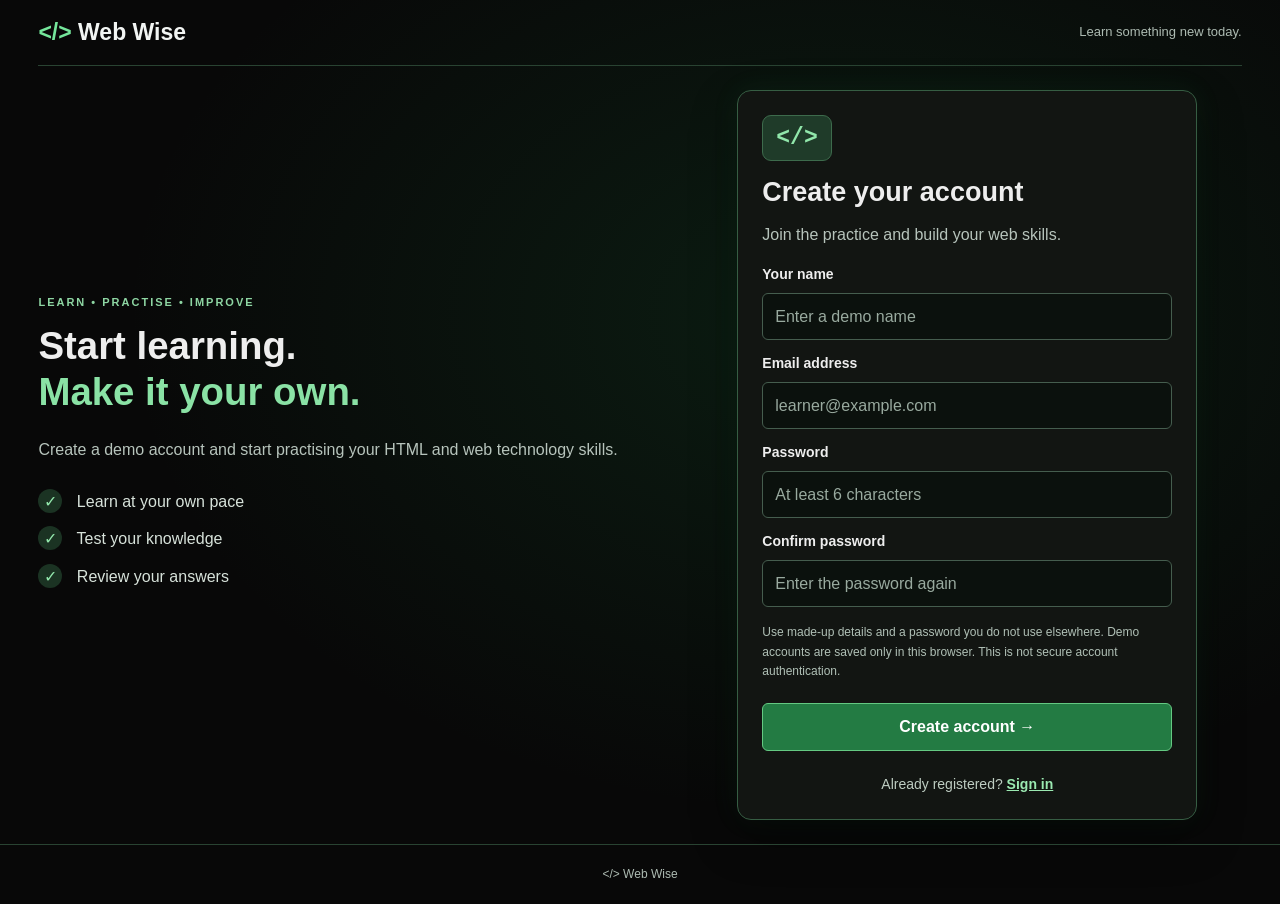
<file: register.html>
<!DOCTYPE html>
<html lang="en">
<head>
  <meta charset="UTF-8">
  <meta name="viewport" content="width=device-width, initial-scale=1.0">
  <title>Register | Web Wise</title>

  <link rel="stylesheet" href="auth.css">
  <script src="auth.js" defer></script>
</head>

<body class="signin-page">

  <header class="site-header">
    <a class="logo" href="login.html">
      <span class="logo-code">&lt;/&gt;</span> Web Wise
    </a>
    <span class="signin-header-note">Learn something new today.</span>
  </header>

  <main class="signin-layout">

    <section class="signin-intro">
      <p class="eyebrow">LEARN • PRACTISE • IMPROVE</p>

      <h1>
        Start learning.<br>
        <span>Make it your own.</span>
      </h1>

      <p>
        Create a demo account and start practising
        your HTML and web technology skills.
      </p>

      <ul class="signin-features">
        <li><span aria-hidden="true">✓</span> Learn at your own pace</li>
        <li><span aria-hidden="true">✓</span> Test your knowledge</li>
        <li><span aria-hidden="true">✓</span> Review your answers</li>
      </ul>
    </section>

    <section class="signin-card" aria-labelledby="register-heading">
      <div class="signin-icon" aria-hidden="true">&lt;/&gt;</div>

      <h2 id="register-heading">Create your account</h2>
      <p class="muted">Join the practice and build your web skills.</p>

      <form id="register-form" class="signin-form">

        <label for="register-name">Your name</label>
        <input
          type="text"
          id="register-name"
          autocomplete="name"
          placeholder="Enter a demo name"
          maxlength="40"
          required
        >

        <label for="register-email">Email address</label>
        <input
          type="email"
          id="register-email"
          autocomplete="username"
          placeholder="learner@example.com"
          maxlength="254"
          required
        >

        <label for="register-password">Password</label>
        <input
          type="password"
          id="register-password"
          autocomplete="new-password"
          placeholder="At least 6 characters"
          minlength="6"
          maxlength="128"
          aria-describedby="register-help register-error"
          required
        >

        <label for="register-confirm">Confirm password</label>
        <input
          type="password"
          id="register-confirm"
          autocomplete="new-password"
          placeholder="Enter the password again"
          minlength="6"
          maxlength="128"
          aria-describedby="register-error"
          required
        >

        <p id="register-help" class="signin-help">
          Use made-up details and a password you do not use elsewhere.
          Demo accounts are saved only in this browser.
          This is not secure account authentication.
        </p>

        <p id="register-error" class="signin-error" role="alert"></p>

        <button type="submit">Create account →</button>
      </form>

      <p class="auth-switch">
        Already registered? <a href="login.html">Sign in</a>
      </p>

      <noscript>
        <p>Please enable JavaScript to use this demo.</p>
      </noscript>
    </section>

  </main>

  <footer>
    <p>&lt;/&gt; Web Wise</p>
  </footer>

</body>
</html>
</file>
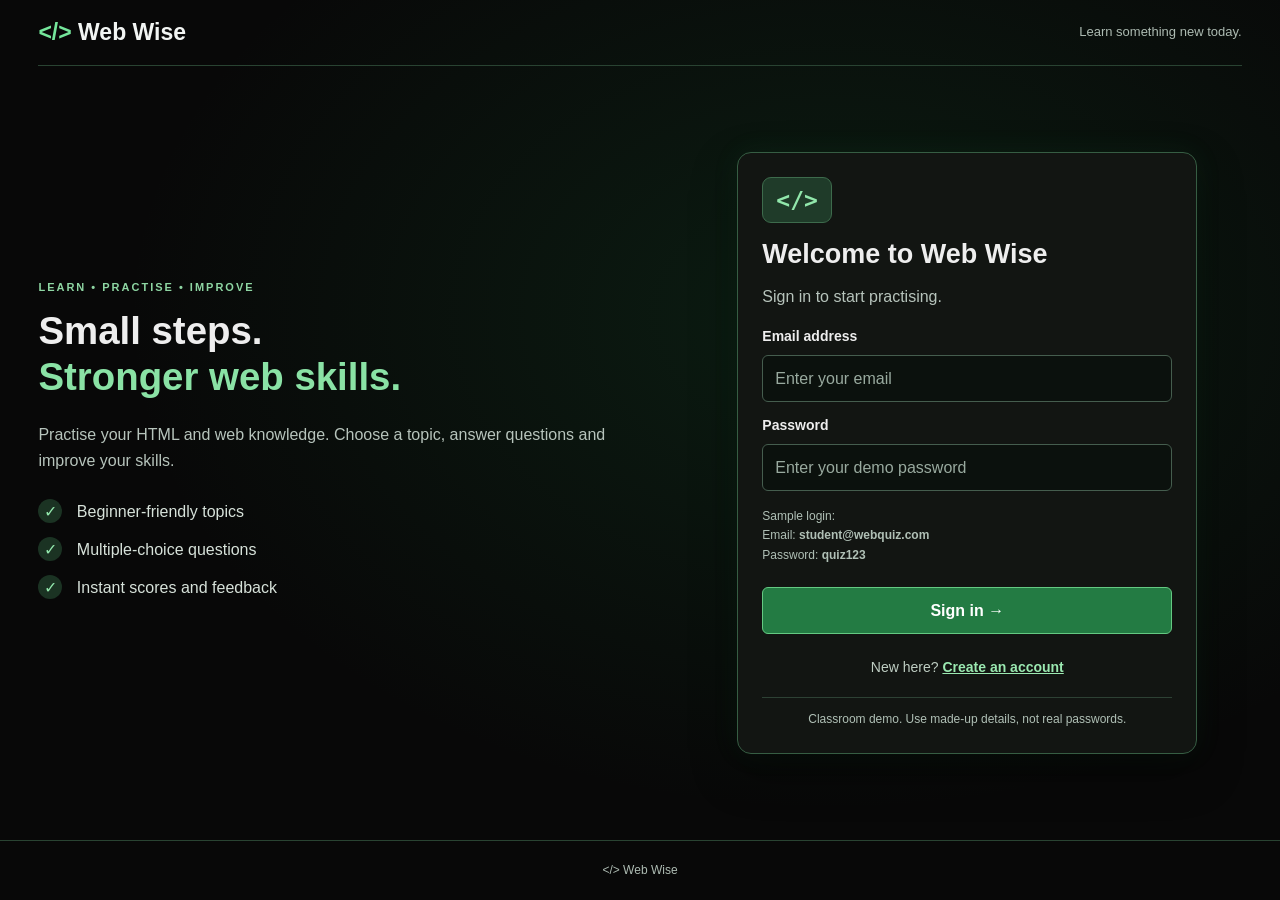
<file: welcome.html>
<!DOCTYPE html>
<html lang="en" class="quiz-page">
<head>
  <meta charset="UTF-8">
  <meta name="viewport" content="width=device-width, initial-scale=1.0">

  <title>Welcome | WebWise</title>

  <link rel="stylesheet" href="style.css">
  <script src="auth.js" defer></script>
</head>

<body class="welcome-page">

  <noscript>
    <p>Please enable JavaScript to use this website.</p>
  </noscript>

  <header class="site-header">
    <a class="logo" href="welcome.html">
      <span class="logo-code">&lt;/&gt;</span> WebWise
    </a>

    <nav aria-label="Main navigation">
      <a href="#welcome-guide">How to use</a>

      <button id="signout-btn" class="secondary" type="button">
        Sign out
      </button>
    </nav>
  </header>

  <main class="welcome-main">

    <section class="welcome-hero">
      <p class="eyebrow">LEARN • PRACTISE • IMPROVE</p>

      <h1>Welcome to WebWise</h1>

      <p class="muted">
        Build your HTML and CSS knowledge, one question at a time.
        Start with what you know and learn something new along the way.
      </p>
    </section>

    <section class="welcome-quotes" aria-label="A little motivation">

      <blockquote class="welcome-quote">
        <p>“Small steps today build stronger skills tomorrow.”</p>
      </blockquote>

      <blockquote class="welcome-quote">
        <p>“Practice turns questions into confidence.”</p>
      </blockquote>

      <blockquote class="welcome-quote">
        <p>“Every question is another chance to learn.”</p>
      </blockquote>

    </section>

    <section id="welcome-guide" class="welcome-guide">
      <h2>How to use WebWise</h2>

      <ol class="welcome-steps">

        <li>
          <strong>Choose a topic</strong>
          Explore beginner topics covering HTML, CSS and
          essential web concepts.
        </li>

        <li>
          <strong>Select your answer</strong>
          Read one question at a time and choose one of
          the four options.
        </li>

        <li>
          <strong>Move to the next question</strong>
          The Next button becomes available after you select
          an answer. Take your time; there is no timer.
        </li>

        <li>
          <strong>See your result</strong>
          After the last question, view your score.
          Try again or choose another topic to keep practising.
        </li>

      </ol>
    </section>

    <div class="welcome-actions">
      <a class="button" href="index.html#topics">
        Get Started →
      </a>

      <p>16 topics · 80 questions · Beginner friendly</p>
    </div>

  </main>

  <footer class="site-footer">
    <div class="footer-content">

      <section>
        <h2 class="footer-logo">&lt;/&gt; WebWise</h2>

        <p class="footer-text">
          Learn, practise and improve your web technology skills.
        </p>
      </section>

      <nav class="footer-links" aria-label="Footer quiz links">
        <h3>Explore</h3>
        <a href="index.html#topics">Quiz topics</a>
        <a href="#welcome-guide">How to use</a>
      </nav>

      <nav class="footer-links" aria-label="Footer account links">
        <h3>Account</h3>
        <a href="login.html">Sign in</a>
        <a href="register.html">Register</a>
      </nav>

    </div>

    <p class="footer-bottom">
      &copy; 2026 WebWise. Made for learning.
    </p>
  </footer>

</body>
</html>
</file>
<file: style.css>
/* General styles */

* {
  box-sizing: border-box;
}

html {
  color-scheme: dark;
  scroll-behavior: smooth;
}

body {
  margin: 0;
  min-height: 100vh;
  font-family: Arial, sans-serif;
  line-height: 1.6;
  color: #eeeeee;

  background:
    radial-gradient(
      ellipse at 50% 12%,
      rgba(30, 120, 65, 0.12),
      transparent 60%
    ),
    #080808;
}

h1, h2, p {
  margin-top: 0;
}

h1, h2, legend {
  color: #f2f5f3;
}

h1 {
  font-size: clamp(30px, 4vw, 48px);
  line-height: 1.2;
  margin-bottom: 20px;
}

h2 {
  font-size: 27px;
  margin-bottom: 10px;
}

a {
  color: #a0dfb2;
}

/* Header and navigation */

.site-header,
main {
  width: 94%;
  max-width: 1400px;
  margin: 0 auto;
  padding-left: 20px;
  padding-right: 20px;
}

.site-header {
  padding-top: 22px;
  padding-bottom: 22px;
  display: flex;
  justify-content: space-between;
  align-items: center;
  gap: 16px;
  border-bottom: 1px solid #294332;
}

.logo {
  font-size: 23px;
  font-weight: bold;
  color: #f2f5f3;
  text-decoration: none;
}

.logo-code {
  color: #75e69b;
}

nav {
  display: flex;
  flex-wrap: wrap;
  align-items: center;
  justify-content: center;
  gap: 14px 24px;
}

nav a {
  color: #a0dfb2;
  text-decoration: none;
  font-size: 14px;
}

nav a:hover {
  text-decoration: underline;
}

/* Introduction */

.intro {
  text-align: center;
  padding: 60px 12px 38px;

  background: radial-gradient(
    ellipse at center,
    rgba(30, 125, 65, 0.14),
    transparent 72%
  );
}

.intro > p:not(.eyebrow):not(.quiz-facts) {
  max-width: 600px;
  margin: 0 auto 26px;
  color: #bdc8c0;
}

.eyebrow {
  color: #94d6a8;
  font-size: 12px;
  font-weight: bold;
  letter-spacing: 2px;
}

.quiz-facts {
  margin: 24px 0 0;
  color: #b1bdb5;
  font-size: 13px;
}

.muted {
  color: #b1bdb5;
}

/* Buttons */

.button,
button {
  display: inline-block;
  padding: 11px 21px;
  max-width: 100%;
  border: 1px solid #64c982;
  border-radius: 6px;
  background: #237b43;
  color: #ffffff;
  font: inherit;
  font-size: 14px;
  text-decoration: none;
  cursor: pointer;

  transition:
    background 0.2s,
    transform 0.2s,
    box-shadow 0.2s;
}

.button:hover,
button:hover {
  background: #278149;
  transform: translateY(-2px);
  box-shadow: 0 0 18px #37b96a33;
}

.secondary {
  background: #17231b;
  color: #b5e6c3;
  border-color: #456b51;
}

.secondary:hover {
  background: #263c2d;
}

nav button {
  padding: 7px 14px;
}

/* How to play */

.instructions {
  margin: 8px 0 42px;
  padding: 22px 26px;
  background: #142019;
  border: 1px solid #355440;
  border-radius: 8px;
  color: #d4e2d8;
}

.instructions h2 {
  color: #e5f4e9;
  font-size: 19px;
}

.instructions ol {
  display: flex;
  flex-wrap: wrap;
  justify-content: space-between;
  gap: 12px 30px;
  margin-bottom: 0;
  padding-left: 20px;
  font-size: 14px;
}

#topics,
#how-to-play,
#about {
  scroll-margin-top: 20px;
}

/* Topic cards */

.topic-grid {
  display: grid;
  grid-template-columns: repeat(2, minmax(0, 1fr));
  align-items: start;
  gap: 16px;
  margin-top: 24px;
}

.topic-card {
  min-width: 0;
  background: #121512;
  border: 1px solid #304437;
  border-radius: 8px;

  transition:
    border-color 0.2s,
    box-shadow 0.2s;
}

.topic-card:hover,
details[open] {
  border-color: #77c88f;
  box-shadow: 0 0 16px #38bd691a;
}

summary {
  display: flex;
  align-items: center;
  gap: 16px;
  padding: 22px 18px;
  list-style: none;
  cursor: pointer;
}

summary::-webkit-details-marker {
  display: none;
}

summary:hover {
  background: #1a291f;
  border-radius: 8px;
}

.topic-number {
  flex-shrink: 0;
  padding: 6px 10px;
  border-radius: 5px;
  background: #205e35;
  color: #effff3;
  font-size: 15px;
}

.topic-title {
  flex: 1;
  min-width: 0;
  color: #f0f4f1;
  font-size: 15px;
  font-weight: bold;
  line-height: 1.4;
  overflow-wrap: anywhere;
}

.topic-title small {
  display: block;
  margin-top: 6px;
  color: #afbeb3;
  font-size: 12px;
  font-weight: normal;
}

.open-icon {
  flex-shrink: 0;
  color: #94dfa9;
  font-size: 24px;
}

details[open] .open-icon {
  transform: rotate(45deg);
}

/* Questions */

.quiz-form {
  padding: 0 18px 20px;
  border-top: 1px solid #304437;
}

fieldset {
  min-width: 0;
  margin: 22px 0;
  padding: 13px;
  border: 1px solid #3b5042;
  border-radius: 6px;
}

legend {
  padding: 0 5px;
  font-size: 14px;
  font-weight: bold;
  overflow-wrap: anywhere;
}

fieldset label {
  display: flex;
  align-items: baseline;
  gap: 8px;
  padding: 8px 5px;
  border-radius: 4px;
  color: #e0e9e3;
  font-size: 14px;
  cursor: pointer;
}

fieldset label:hover {
  background: #24372a;
}

input[type="radio"] {
  accent-color: #8bd7a1;
  flex-shrink: 0;
}

fieldset span,
.answer-note,
.result {
  overflow-wrap: anywhere;
}

.form-actions {
  display: flex;
  flex-wrap: wrap;
  gap: 8px;
}

/* Answer feedback */

.correct {
  background: #152a1c;
  border-color: #78b589;
}

.incorrect {
  background: #301b19;
  border-color: #d18c80;
}

.answer-note {
  margin: 10px 0 0;
  color: #f0f4f1;
  font-size: 13px;
  font-weight: bold;
}

.result {
  margin: 16px 0 0;
  color: #b1efc3;
  font-weight: bold;
}

.result:empty {
  display: none;
}

/* About and footer */

.about {
  margin: 42px 0 30px;
  padding-top: 28px;
  border-top: 1px solid #304437;
}

.about p {
  max-width: 760px;
  color: #b9c6bd;
  font-size: 14px;
}

footer {
  padding: 24px;
  border-top: 1px solid #304437;
  color: #afbeb3;
  text-align: center;
  font-size: 12px;
}

footer p {
  margin-bottom: 4px;
}

/* Keyboard focus */

a:focus-visible,
button:focus-visible,
summary:focus-visible,
input:focus-visible {
  outline: 3px solid #a5e6ba;
  outline-offset: 3px;
}

[hidden] {
  display: none !important;
}

/* Demo sign-in visibility */

.quiz-page:not(.signed-in) .site-header,
.quiz-page:not(.signed-in) main,
.quiz-page:not(.signed-in) footer {
  display: none;
}

/* Smaller windows */

@media (max-width: 760px) {
  .site-header,
  main {
    width: 100%;
    padding-left: 16px;
    padding-right: 16px;
  }

  .site-header {
    flex-direction: column;
  }

  .intro {
    padding: 36px 0 28px;
  }

  .topic-grid {
    grid-template-columns: minmax(0, 1fr);
  }

  .instructions ol {
    display: block;
  }

  .instructions li {
    margin-top: 8px;
  }
}

@media (max-width: 400px) {
  summary {
    padding: 18px 12px;
    gap: 10px;
  }

  .quiz-form {
    padding: 0 10px 16px;
  }

  .form-actions {
    flex-direction: column;
  }
}

@media (prefers-reduced-motion: reduce) {
  html {
    scroll-behavior: auto;
  }

  .button,
  button,
  .topic-card {
    transition: none;
  }

  .button:hover,
  button:hover {
    transform: none;
  }
}

/* Website footer */

.site-footer {
  margin-top: 40px;
  padding: 36px 24px 18px;
  background: #0c120e;
  border-top: 1px solid #365d43;
  color: #dce8df;
  text-align: left;
}

.footer-content {
  max-width: 1100px;
  margin: 0 auto;
  display: grid;

  grid-template-columns:
    minmax(0, 2fr)
    minmax(0, 1fr)
    minmax(0, 1fr);

  gap: 32px;
}

.footer-logo {
  margin: 0 0 12px;
  color: #94dfa9;
  font-size: 22px;
}

.footer-text {
  max-width: 400px;
  color: #afbeb3;
  font-size: 14px;
}

.footer-links {
  display: block;
}

.footer-links h3 {
  margin: 0 0 12px;
  color: #f0f4f1;
  font-size: 15px;
}

.footer-links a {
  display: block;
  margin: 8px 0;
  color: #b6c9bd;
  font-size: 14px;
  text-decoration: none;
}

.footer-links a:hover {
  color: #9be9b1;
  text-decoration: underline;
}

.footer-bottom {
  max-width: 1100px;
  margin: 28px auto 0;
  padding-top: 16px;
  border-top: 1px solid #294332;
  color: #afbeb3;
  font-size: 12px;
  text-align: center;
}

/* Stack the footer sections on small screens */

@media (max-width: 650px) {
  .footer-content {
    grid-template-columns: minmax(0, 1fr);
    gap: 24px;
  }
}

/* Adjust all pages to the browser window */

body {
  min-height: 100vh;
  min-height: 100svh;
  display: flex;
  flex-direction: column;
}

/* Use more of the available width */

.site-header,
main,
.signin-layout {
  width: 94%;
  max-width: none;
  margin-left: auto;
  margin-right: auto;
}

main {
  flex: 1;
  min-width: 0;
}

.site-header {
  padding-top: 14px;
  padding-bottom: 14px;
}

/* Reduce sign-in and registration spacing */

.signin-layout {
  padding-top: 24px;
  padding-bottom: 24px;
  gap: clamp(20px, 4vw, 60px);
}

.signin-card {
  padding: 24px;
  max-width: 460px;
}

.signin-icon {
  margin-bottom: 14px;
}

.signin-form {
  margin-top: 16px;
}

.signin-form label {
  margin-top: 12px;
}

.signin-form input,
.signin-form button {
  padding: 10px 12px;
}

.signin-card-footer {
  margin-top: 18px;
  padding-top: 12px;
}

/* Make the main quiz more compact */

.intro {
  padding: 30px 12px 24px;
}

h1 {
  font-size: clamp(28px, 3vw, 42px);
}

.instructions {
  margin-bottom: 24px;
  padding: 16px 20px;
}

/* Automatically adjust cards per row */

.topic-grid {
  grid-template-columns: repeat(auto-fit, minmax(260px, 1fr));
  gap: 14px;
}

summary {
  padding: 16px 14px;
}

.about {
  margin-top: 28px;
}

/* Let the footer use the available width */

.site-footer {
  margin-top: 20px;
  padding: 24px 3% 16px;
}

.footer-content,
.footer-bottom {
  max-width: none;
}

/* Stack the sign-in layout on smaller windows */

@media (max-width: 850px) {
  .signin-layout {
    grid-template-columns: minmax(0, 1fr);
    gap: 24px;
  }
}

/* Small windows and phones */

@media (max-width: 600px) {
  .site-header,
  main,
  .signin-layout {
    width: 100%;
    padding-left: 16px;
    padding-right: 16px;
  }

  .topic-grid {
    grid-template-columns: minmax(0, 1fr);
  }
}

.more-topics {
  margin-top: 36px;
  margin-bottom: 30px;
}

/* Clickable topic cards */

.topic-link {
  display: flex;
  align-items: center;
  gap: 16px;
  padding: 18px;
  color: #f0f4f1;
  text-decoration: none;
}

/* Separate quiz page */

.question-panel {
  width: 100%;
  margin: 24px 0;
  padding: clamp(18px, 3vw, 32px);
  background: #121512;
  border: 1px solid #365d43;
  border-radius: 12px;
}

.back-topics {
  display: inline-block;
  margin-bottom: 20px;
}

.question-panel h1 {
  font-size: clamp(25px, 3vw, 38px);
  overflow-wrap: anywhere;
}

.question-panel fieldset {
  margin: 20px 0;
}

.question-panel legend {
  font-size: clamp(18px, 2vw, 24px);
}

.question-panel input:checked + span {
  color: #a5edba;
  font-weight: bold;
}

/* Next remains disabled until an answer is selected */

.question-panel button:disabled {
  background: #26342b;
  border-color: #4d6154;
  color: #a9b5ad;
  cursor: not-allowed;
  transform: none;
  box-shadow: none;
}

/* Final score */

.score-display {
  margin: 18px 0;
  color: #9be9b1;
  font-size: clamp(36px, 6vw, 60px);
  font-weight: bold;
}

.question-page main > :not(.question-panel) {
  display: none;
}

/* Welcome page */

.welcome-main {
  padding-top: 28px;
  padding-bottom: 28px;
}

.welcome-hero {
  text-align: center;
  padding: 18px 0;
}

.welcome-hero .muted {
  max-width: 700px;
  margin: 0 auto;
}

/* Motivational quotations */

.welcome-quotes {
  display: grid;
  grid-template-columns: repeat(3, minmax(0, 1fr));
  gap: 16px;
  margin: 26px 0;
}

.welcome-quote {
  margin: 0;
  padding: 22px;
  background: #121b15;
  border: 1px solid #355440;
  border-left: 4px solid #76ce91;
  border-radius: 8px;
  color: #d7efde;
  font-size: 17px;
}

.welcome-quote p {
  margin: 0;
}

/* Website instructions */

.welcome-guide {
  padding: 24px;
  background: #121512;
  border: 1px solid #304437;
  border-radius: 10px;
}

.welcome-steps {
  display: grid;
  grid-template-columns: repeat(2, minmax(0, 1fr));
  gap: 18px 38px;
  padding-left: 24px;
  margin: 20px 0 0;
}

.welcome-steps li {
  padding-left: 5px;
  color: #b9cbbf;
}

.welcome-steps li::marker {
  color: #92dfa9;
  font-weight: bold;
}

.welcome-steps strong {
  display: block;
  color: #f0f5f1;
  margin-bottom: 4px;
}

/* Get Started button */

.welcome-actions {
  padding: 28px 0 8px;
  text-align: center;
}

.welcome-actions .button {
  padding: 13px 32px;
  font-weight: bold;
}

.welcome-actions p {
  margin: 14px 0 0;
  color: #b1bdb5;
  font-size: 13px;
}

/* Smaller windows */

@media (max-width: 760px) {
  .welcome-quotes,
  .welcome-steps {
    grid-template-columns: minmax(0, 1fr);
  }

  .welcome-guide {
    padding: 20px;
  }
}
</file>
<file: auth.css>
/* Sign-in and Register page styles */

* {
  box-sizing: border-box;
}

html {
  color-scheme: dark;
}

body {
  margin: 0;
  min-height: 100vh;
  display: flex;
  flex-direction: column;
  font-family: Arial, sans-serif;
  line-height: 1.6;
  color: #eeeeee;

  background:
    radial-gradient(
      ellipse at 65% 35%,
      rgba(28, 125, 65, 0.18),
      transparent 60%
    ),
    #080808;
}

h1, h2, p {
  margin-top: 0;
}

a {
  color: #9be9b1;
}

/* Header */

.site-header {
  width: 92%;
  max-width: 1160px;
  margin: 0 auto;
  padding: 22px 0;
  display: flex;
  justify-content: space-between;
  align-items: center;
  gap: 16px;
  border-bottom: 1px solid #294332;
}

.logo {
  color: #f2f5f3;
  font-size: 23px;
  font-weight: bold;
  text-decoration: none;
}

.logo-code {
  color: #75e69b;
}

.signin-header-note {
  color: #adbbb2;
  font-size: 13px;
}

/* Two-column layout */

.signin-layout {
  flex: 1;
  width: 92%;
  max-width: 1100px;
  margin: 0 auto;
  padding: 55px 0;
  display: grid;
  grid-template-columns: minmax(0, 1.1fr) minmax(0, 1fr);
  align-items: center;
  gap: 60px;
}

.signin-intro,
.signin-card {
  min-width: 0;
}

.eyebrow {
  color: #8ed6a3;
  font-size: 11px;
  font-weight: bold;
  letter-spacing: 2px;
}

h1 {
  font-size: clamp(30px, 3.6vw, 48px);
  line-height: 1.2;
  margin-bottom: 22px;
}

h1 span {
  color: #8ae2a5;
}

h2 {
  font-size: 27px;
  line-height: 1.3;
  margin-bottom: 12px;
}

.signin-intro > p:not(.eyebrow),
.muted {
  color: #b7c4bc;
}

/* Feature list */

.signin-features {
  list-style: none;
  padding: 0;
  margin: 26px 0;
}

.signin-features li {
  margin: 12px 0;
  color: #d7e2da;
}

.signin-features span {
  display: inline-block;
  width: 24px;
  height: 24px;
  margin-right: 10px;
  border-radius: 50%;
  text-align: center;
  background: #1b3323;
  color: #93e9ad;
}

/* Decorative code box */

.code-preview {
  padding: 18px;
  background: #111a14;
  border: 1px solid #294633;
  border-radius: 8px;
  color: #d8e7dc;
  font: 14px/1.8 Consolas, monospace;
  overflow-wrap: anywhere;
}

.code-preview span {
  color: #8ae2a5;
}

.code-preview .code-comment {
  color: #a0b6a8;
}

/* Form card */

.signin-card {
  width: 100%;
  max-width: 440px;
  justify-self: center;
  padding: 32px;
  background: #121512;
  border: 1px solid #365d43;
  border-radius: 14px;

  box-shadow:
    0 18px 45px #0006,
    0 0 28px #31bb6014;
}

.signin-icon {
  display: inline-block;
  padding: 9px 13px;
  margin-bottom: 22px;
  color: #91e7ab;
  background: #1f3b29;
  border: 1px solid #3d6b4c;
  border-radius: 9px;
  font: bold 23px Consolas, monospace;
}

/* Labels and inputs */

.signin-form {
  margin-top: 24px;
}

.signin-form label {
  display: block;
  margin: 16px 0 7px;
  color: #eeeeee;
  font-size: 14px;
  font-weight: bold;
}

.signin-form input {
  display: block;
  width: 100%;
  padding: 12px;
  border: 1px solid #455d4e;
  border-radius: 6px;
  background: #0b110d;
  color: #ffffff;
  font: inherit;
}

.signin-form input::placeholder {
  color: #99aa9f;
}

/* Buttons */

.signin-form button {
  display: block;
  width: 100%;
  margin-top: 22px;
  padding: 12px;
  border: 1px solid #64c982;
  border-radius: 6px;
  background: #237b43;
  color: #ffffff;
  font: inherit;
  font-weight: bold;
  cursor: pointer;

  transition:
    background 0.2s,
    box-shadow 0.2s,
    transform 0.2s;
}

.signin-form button:hover {
  background: #278149;
  box-shadow: 0 0 18px #37b96a33;
  transform: translateY(-2px);
}

.signin-form button:disabled {
  opacity: 0.7;
  cursor: wait;
  transform: none;
}

/* Help text and messages */

.signin-help,
.signin-card-footer {
  color: #b0c0b6;
  font-size: 12px;
  overflow-wrap: anywhere;
}

.signin-help {
  margin: 16px 0 0;
}

.signin-card-footer {
  margin: 24px 0 0;
  padding-top: 18px;
  border-top: 1px solid #2d4134;
  text-align: center;
}

.signin-error {
  color: #ffb7a5;
  font-size: 13px;
}

.signin-error:empty {
  display: none;
}

.auth-switch {
  margin: 22px 0 0;
  color: #becdc2;
  font-size: 14px;
  text-align: center;
}

.auth-switch a {
  font-weight: bold;
}

.auth-success {
  background: #193f28;
  border: 1px solid #66b680;
  color: #d8f7df;
  padding: 12px;
  border-radius: 5px;
  font-size: 14px;
}

/* Footer and keyboard focus */

footer {
  padding: 20px;
  border-top: 1px solid #294332;
  color: #adbbb2;
  font-size: 12px;
  text-align: center;
}

footer p {
  margin: 0;
}

a:focus-visible,
input:focus-visible,
button:focus-visible {
  outline: 3px solid #a5e6ba;
  outline-offset: 3px;
}

[hidden] {
  display: none !important;
}

/* Smaller windows */

@media (max-width: 800px) {
  .site-header {
    flex-direction: column;
    gap: 8px;
  }

  .signin-layout {
    grid-template-columns: minmax(0, 1fr);
    gap: 28px;
    padding: 32px 0;
  }

  .signin-intro {
    text-align: center;
  }

  .signin-features {
    display: inline-block;
    text-align: left;
    margin: 10px 0;
  }

  .code-preview {
    display: none;
  }
}

@media (max-width: 400px) {
  .signin-card {
    padding: 24px 18px;
  }

  h2 {
    font-size: 24px;
  }
}

@media (prefers-reduced-motion: reduce) {
  .signin-form button {
    transition: none;
  }

  .signin-form button:hover {
    transform: none;
  }
}

/* Website footer */

.site-footer {
  margin-top: 40px;
  padding: 36px 24px 18px;
  background: #0c120e;
  border-top: 1px solid #365d43;
  color: #dce8df;
  text-align: left;
}

.footer-content {
  max-width: 1100px;
  margin: 0 auto;
  display: grid;

  grid-template-columns:
    minmax(0, 2fr)
    minmax(0, 1fr)
    minmax(0, 1fr);

  gap: 32px;
}

.footer-logo {
  margin: 0 0 12px;
  color: #94dfa9;
  font-size: 22px;
}

.footer-text {
  max-width: 400px;
  color: #afbeb3;
  font-size: 14px;
}

.footer-links {
  display: block;
}

.footer-links h3 {
  margin: 0 0 12px;
  color: #f0f4f1;
  font-size: 15px;
}

.footer-links a {
  display: block;
  margin: 8px 0;
  color: #b6c9bd;
  font-size: 14px;
  text-decoration: none;
}

.footer-links a:hover {
  color: #9be9b1;
  text-decoration: underline;
}

.footer-bottom {
  max-width: 1100px;
  margin: 28px auto 0;
  padding-top: 16px;
  border-top: 1px solid #294332;
  color: #afbeb3;
  font-size: 12px;
  text-align: center;
}

/* Stack the footer sections on small screens */

@media (max-width: 650px) {
  .footer-content {
    grid-template-columns: minmax(0, 1fr);
    gap: 24px;
  }
}

/* Adjust all pages to the browser window */

body {
  min-height: 100vh;
  min-height: 100svh;
  display: flex;
  flex-direction: column;
}

/* Use more of the available width */

.site-header,
main,
.signin-layout {
  width: 94%;
  max-width: none;
  margin-left: auto;
  margin-right: auto;
}

main {
  flex: 1;
  min-width: 0;
}

.site-header {
  padding-top: 14px;
  padding-bottom: 14px;
}

/* Reduce sign-in and registration spacing */

.signin-layout {
  padding-top: 24px;
  padding-bottom: 24px;
  gap: clamp(20px, 4vw, 60px);
}

.signin-card {
  padding: 24px;
  max-width: 460px;
}

.signin-icon {
  margin-bottom: 14px;
}

.signin-form {
  margin-top: 16px;
}

.signin-form label {
  margin-top: 12px;
}

.signin-form input,
.signin-form button {
  padding: 10px 12px;
}

.signin-card-footer {
  margin-top: 18px;
  padding-top: 12px;
}

/* Make the main quiz more compact */

.intro {
  padding: 30px 12px 24px;
}

h1 {
  font-size: clamp(28px, 3vw, 42px);
}

.instructions {
  margin-bottom: 24px;
  padding: 16px 20px;
}

/* Automatically adjust cards per row */

.topic-grid {
  grid-template-columns: repeat(auto-fit, minmax(260px, 1fr));
  gap: 14px;
}

summary {
  padding: 16px 14px;
}

.about {
  margin-top: 28px;
}

/* Let the footer use the available width */

.site-footer {
  margin-top: 20px;
  padding: 24px 3% 16px;
}

.footer-content,
.footer-bottom {
  max-width: none;
}

/* Stack the sign-in layout on smaller windows */

@media (max-width: 850px) {
  .signin-layout {
    grid-template-columns: minmax(0, 1fr);
    gap: 24px;
  }
}

/* Small windows and phones */

@media (max-width: 600px) {
  .site-header,
  main,
  .signin-layout {
    width: 100%;
    padding-left: 16px;
    padding-right: 16px;
  }

  .topic-grid {
    grid-template-columns: minmax(0, 1fr);
  }
}
</file>
